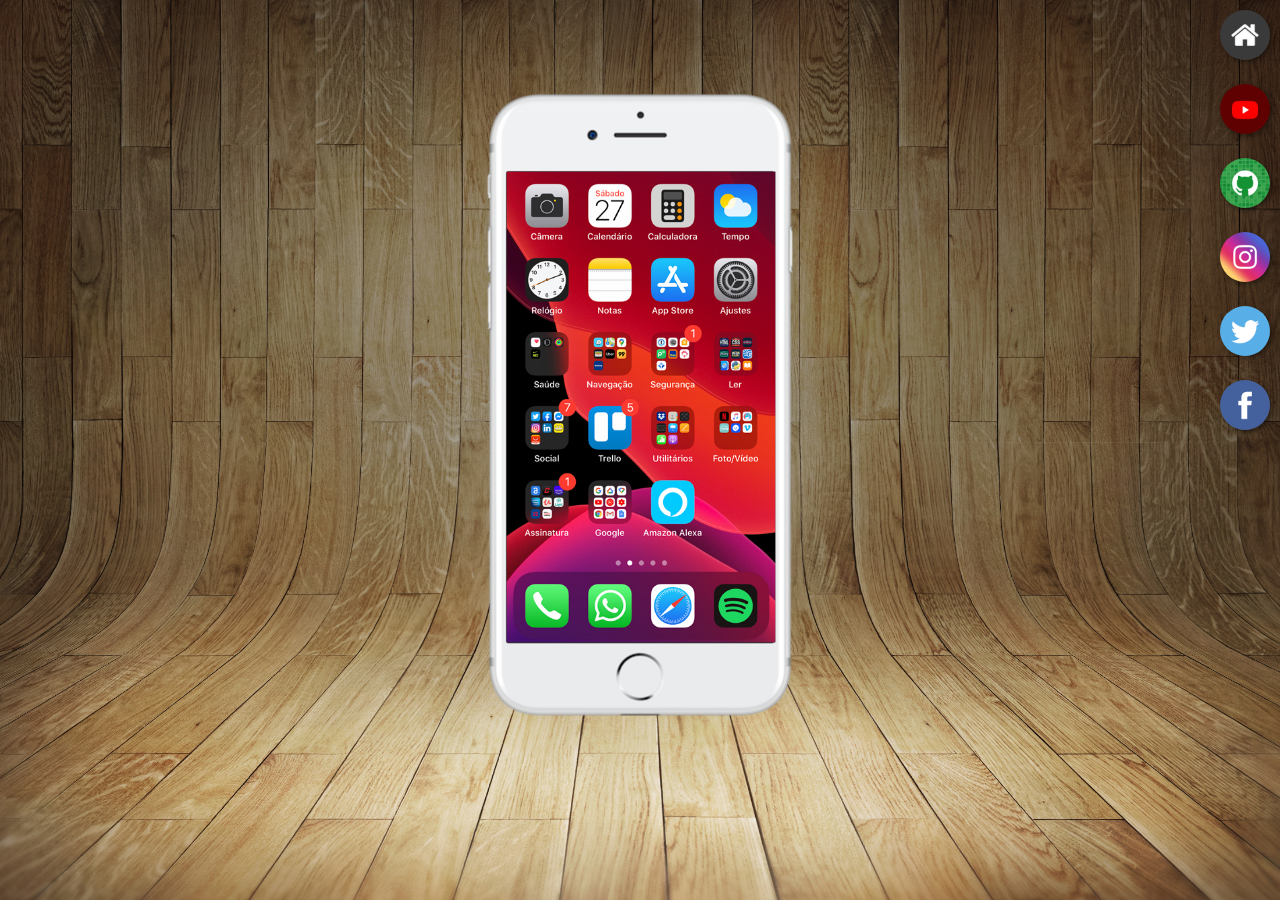
<file: index.html>
<!DOCTYPE html>
<html lang="pt-br">
<head>
    <meta charset="UTF-8">
    <meta http-equiv="X-UA-Compatible" content="IE=edge">
    <meta name="viewport" content="width=device-width, initial-scale=1.0">
    <link rel="shortcut icon" href="favicon.ico" type="image/x-icon">
    <link rel="stylesheet" href="estilos/style.css">
    <style>
        
    </style>
    <title>Projeto Redes Sociais</title>
</head>
<body>
    <main>
        <section id="telefone">
            <iframe name=tela id=tela src="home.html" frameborder="0"></iframe>
        </section>
        <section id="redes-sociais">
            <a href="home.html" target="tela"><img src="imagens/logo-home.jpg" alt=""></a><br>

            <a href="youtube.html" target="tela"><img src="imagens/logo-youtube.jpg" alt=""></a><br>

            <a href="github.html" target="tela"><img src="imagens/logo-github.jpg" alt=""></a><br>

            <a href="instagram.html" target="tela"><img src="imagens/logo-instagram.jpg" alt=""></a><br>

            <a href="twitter.html" target="tela"><img src="imagens/logo-twitter.jpg" alt=""></a><br>

            <a href="facebook.html" target="tela"><img src="imagens/logo-facebook.jpg" alt=""></a>
        </section>
    </main>
</body>
</html>
</file>
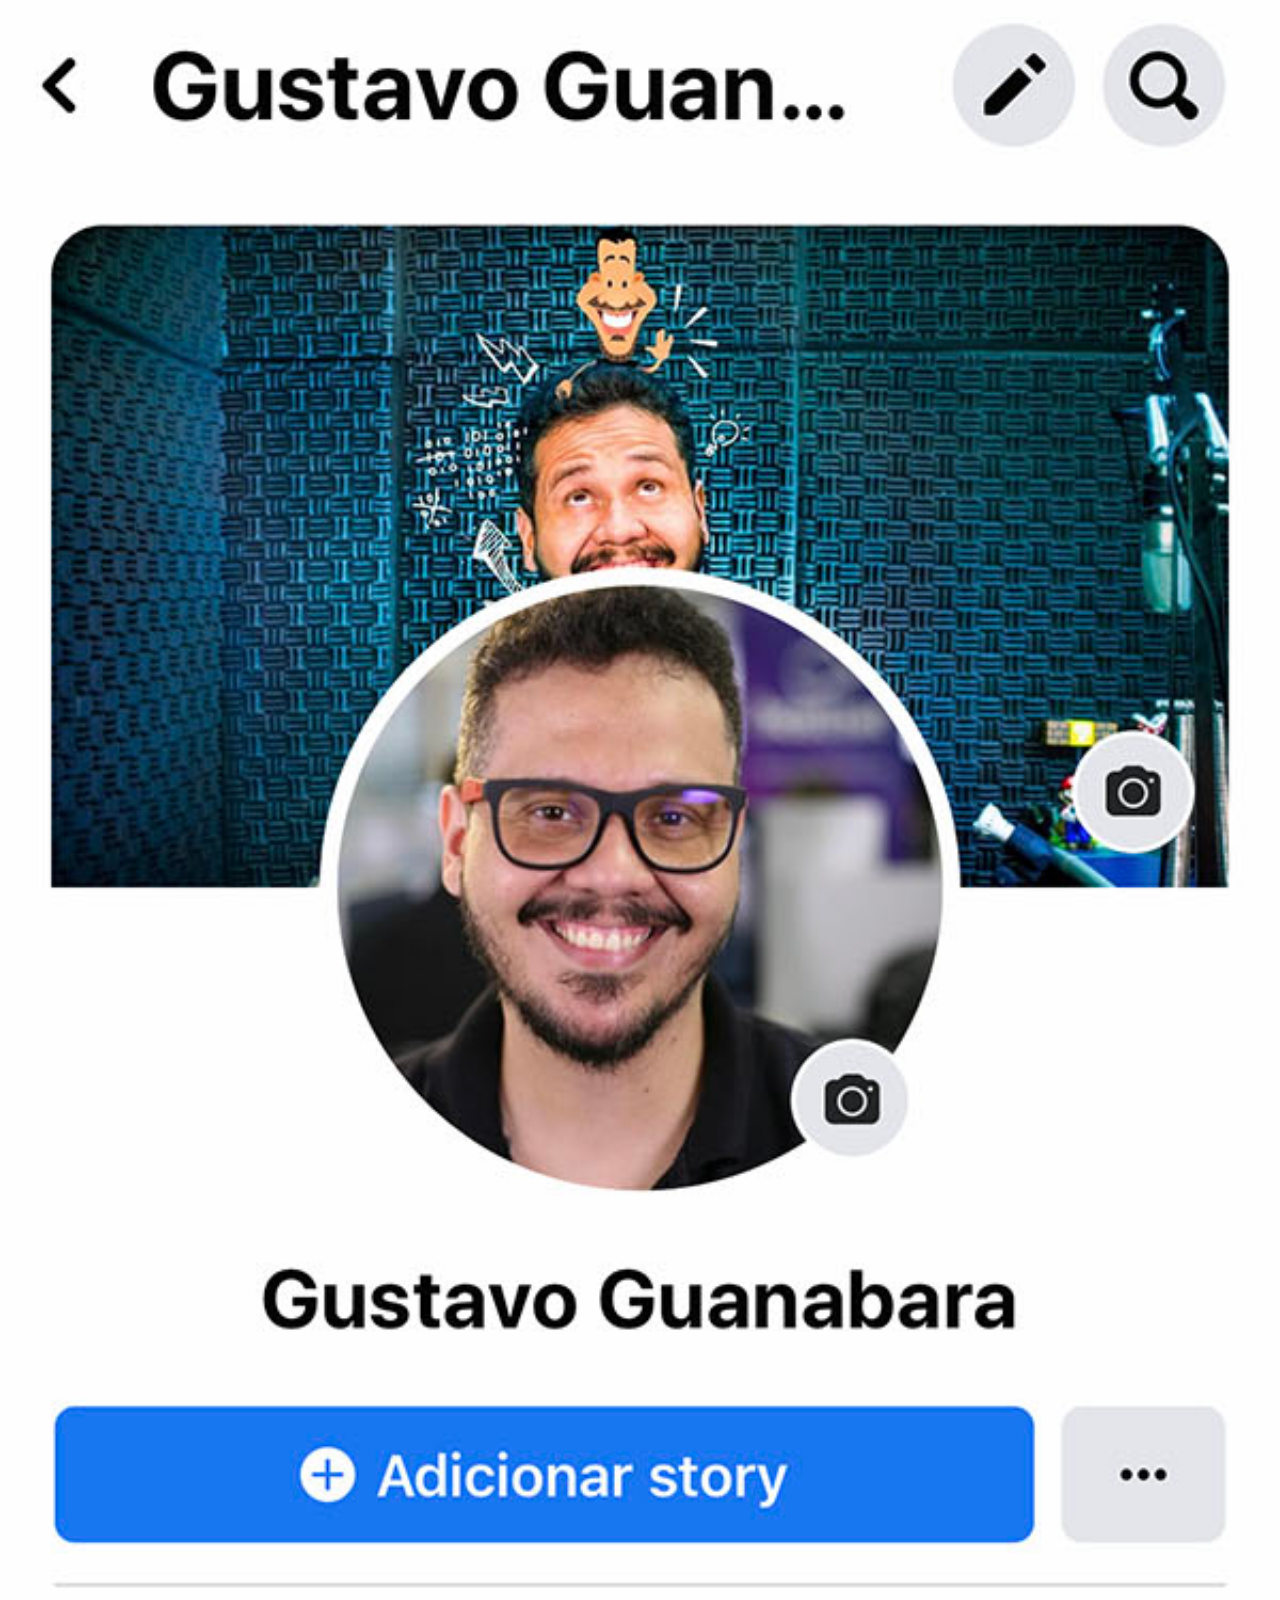
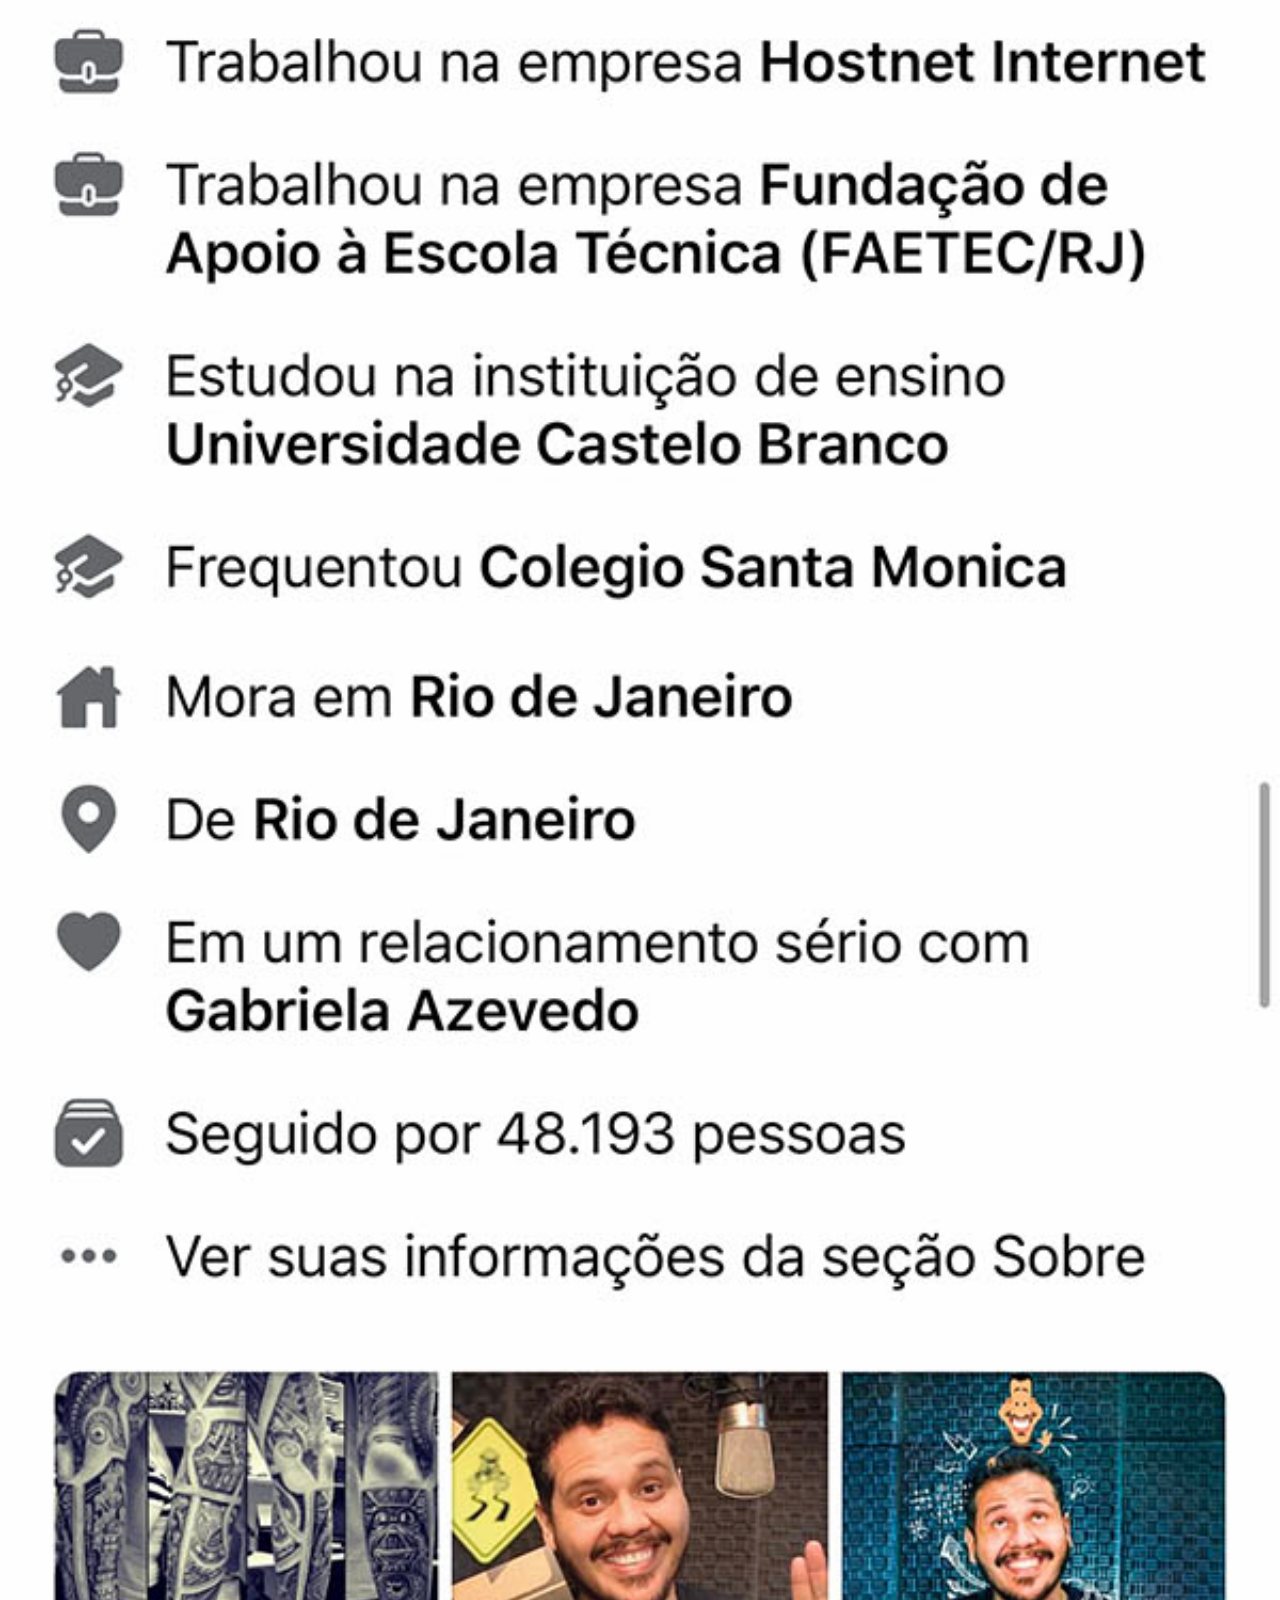
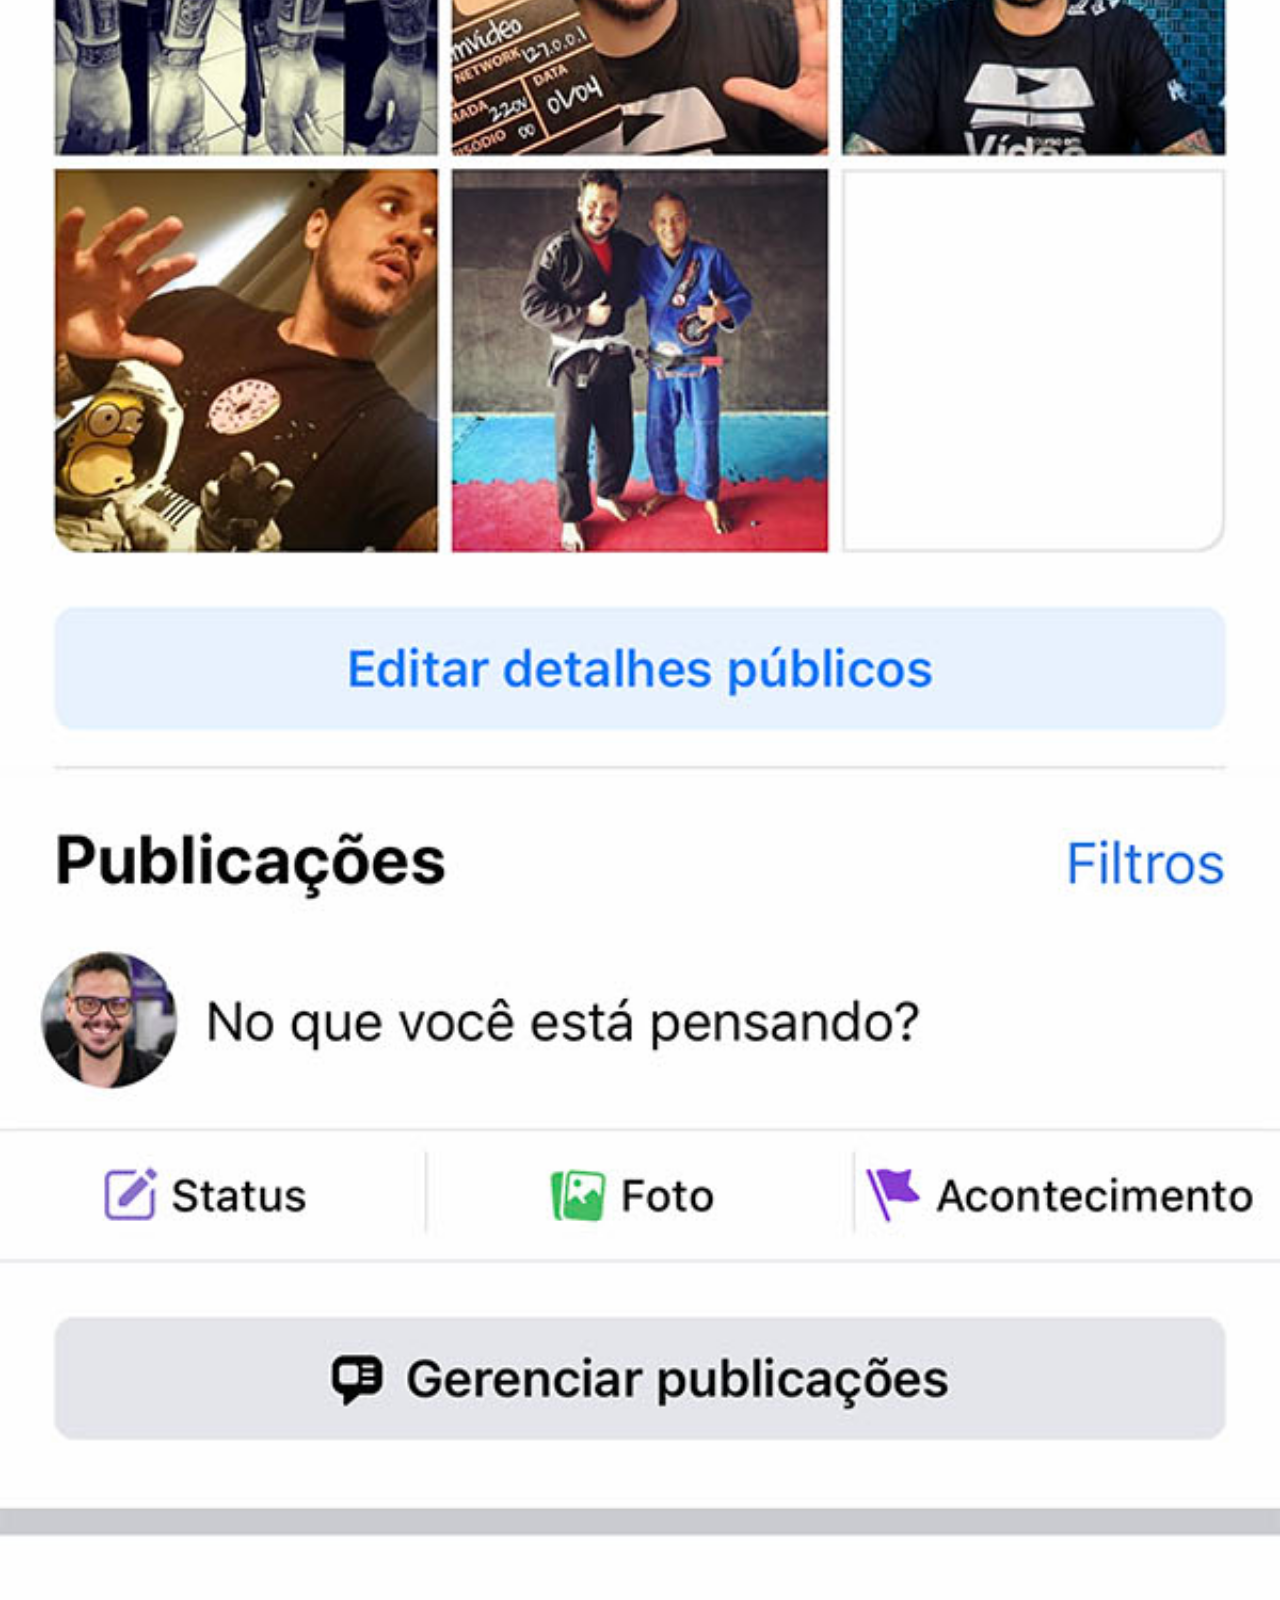
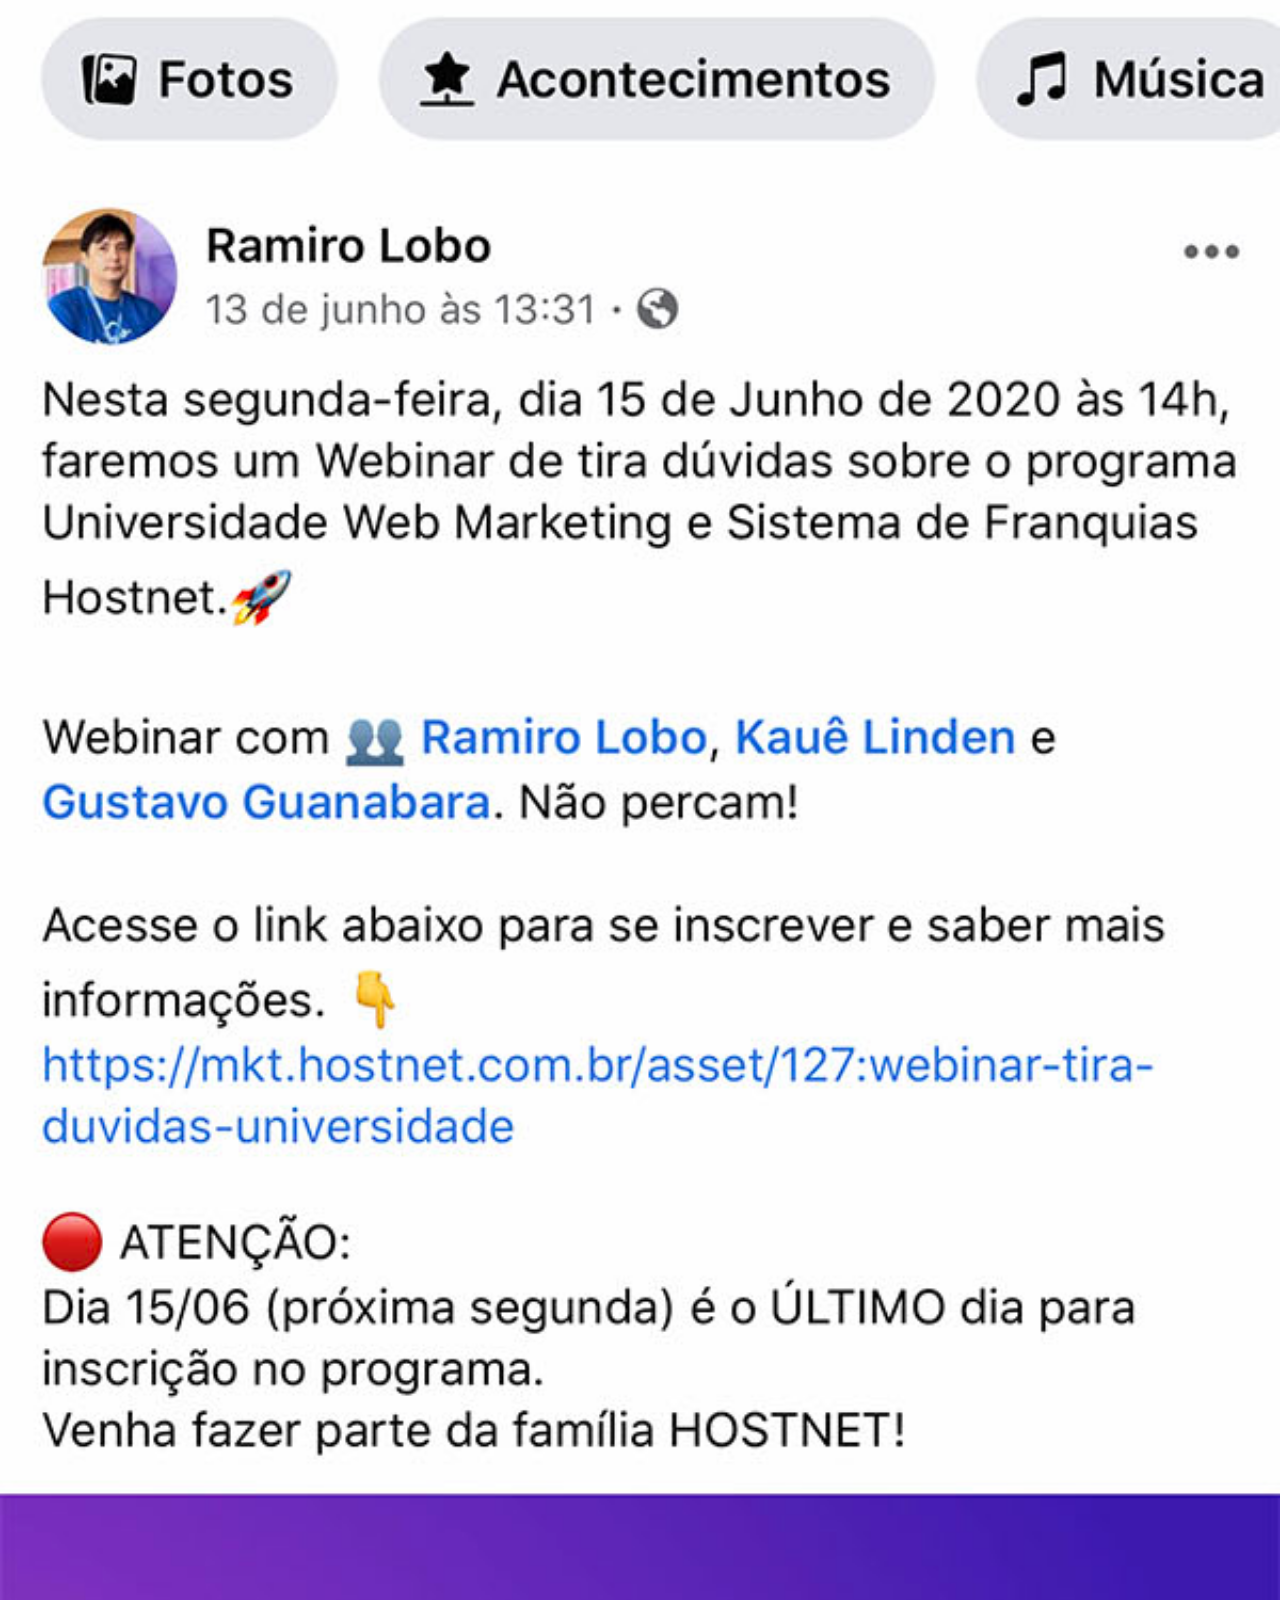
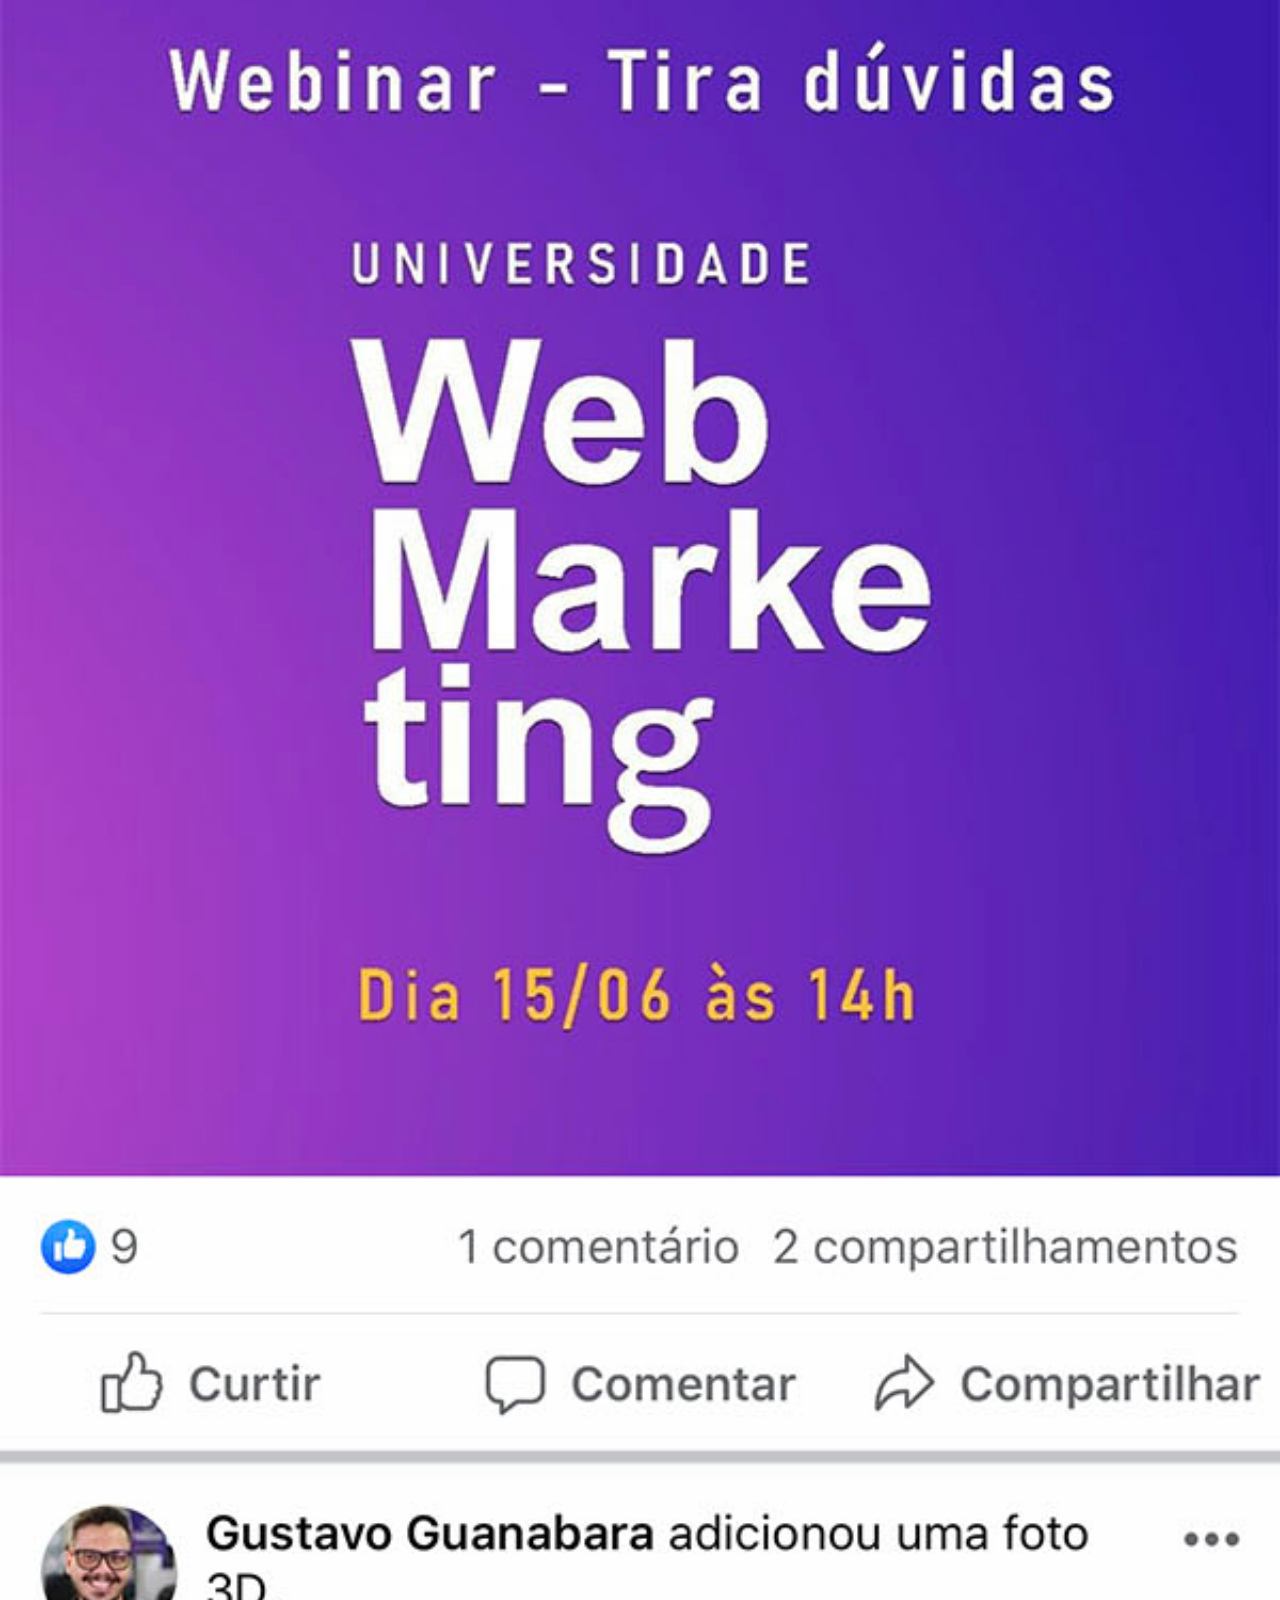
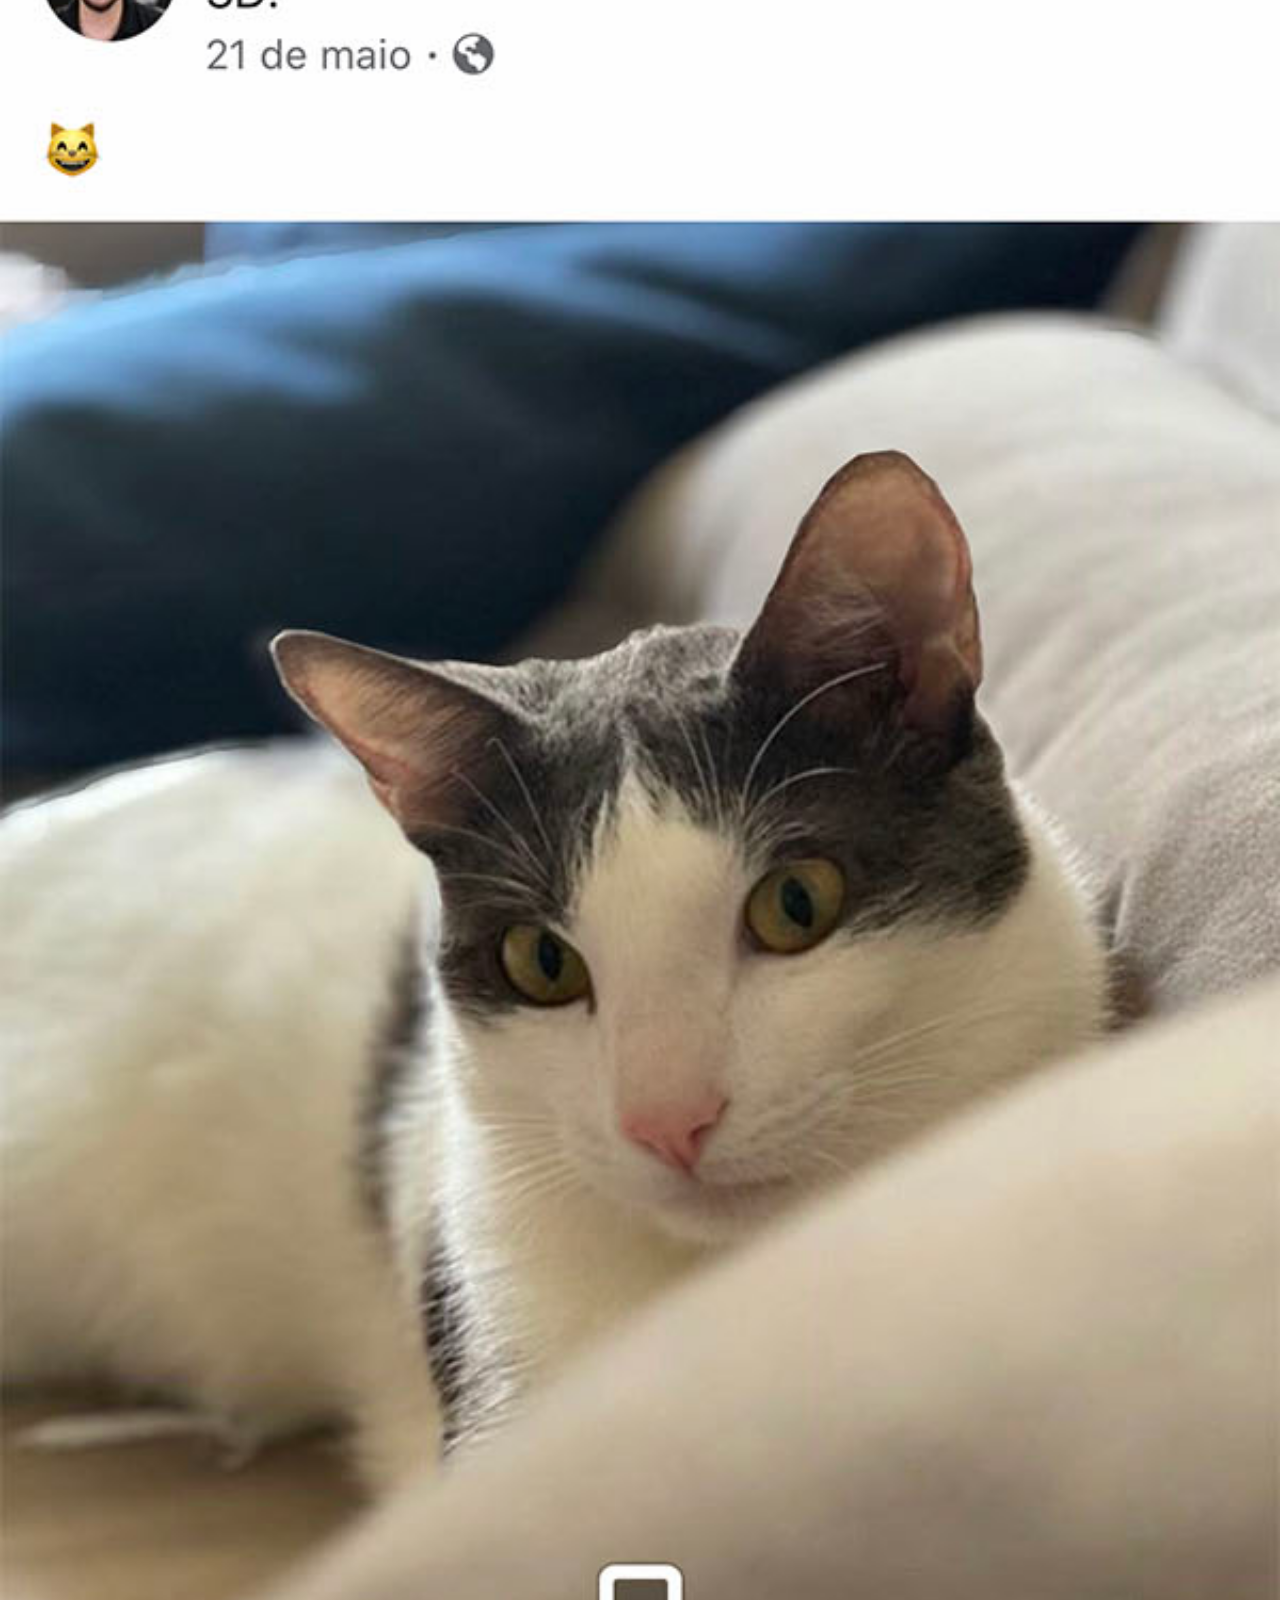
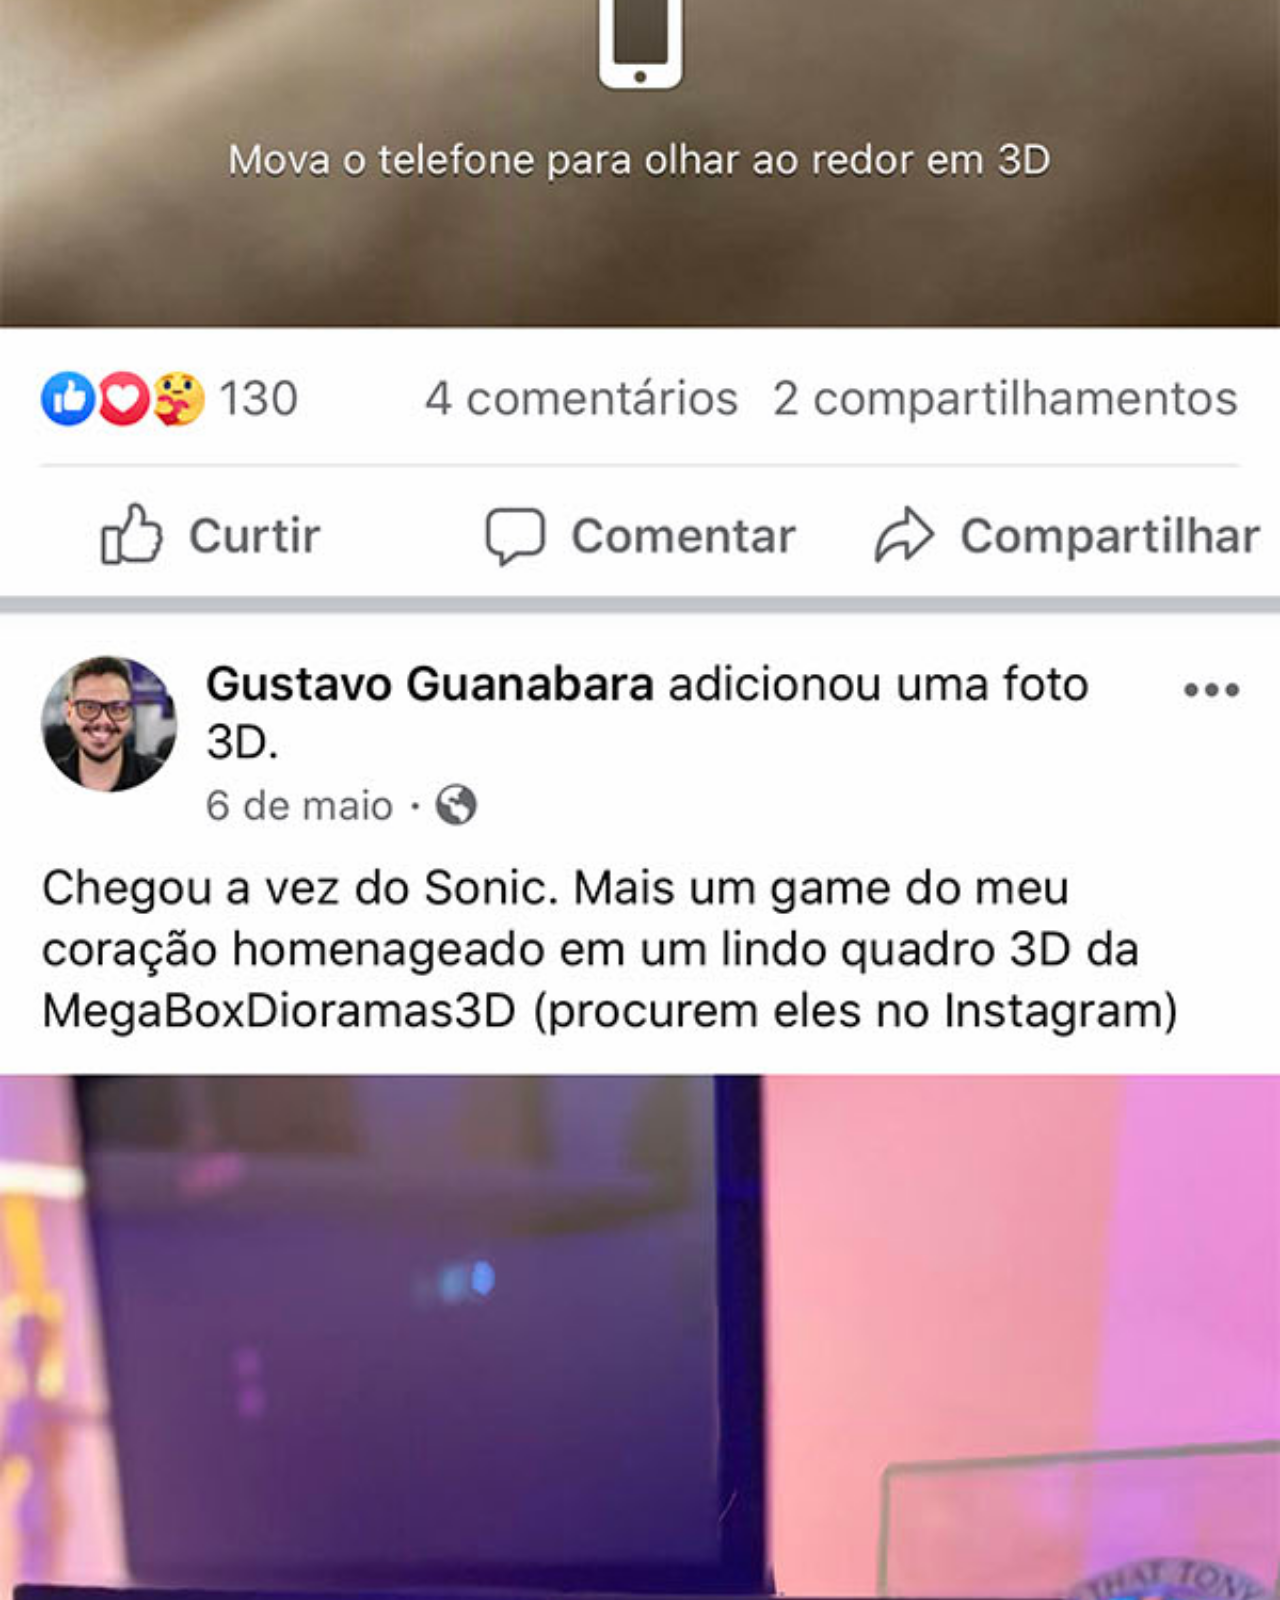
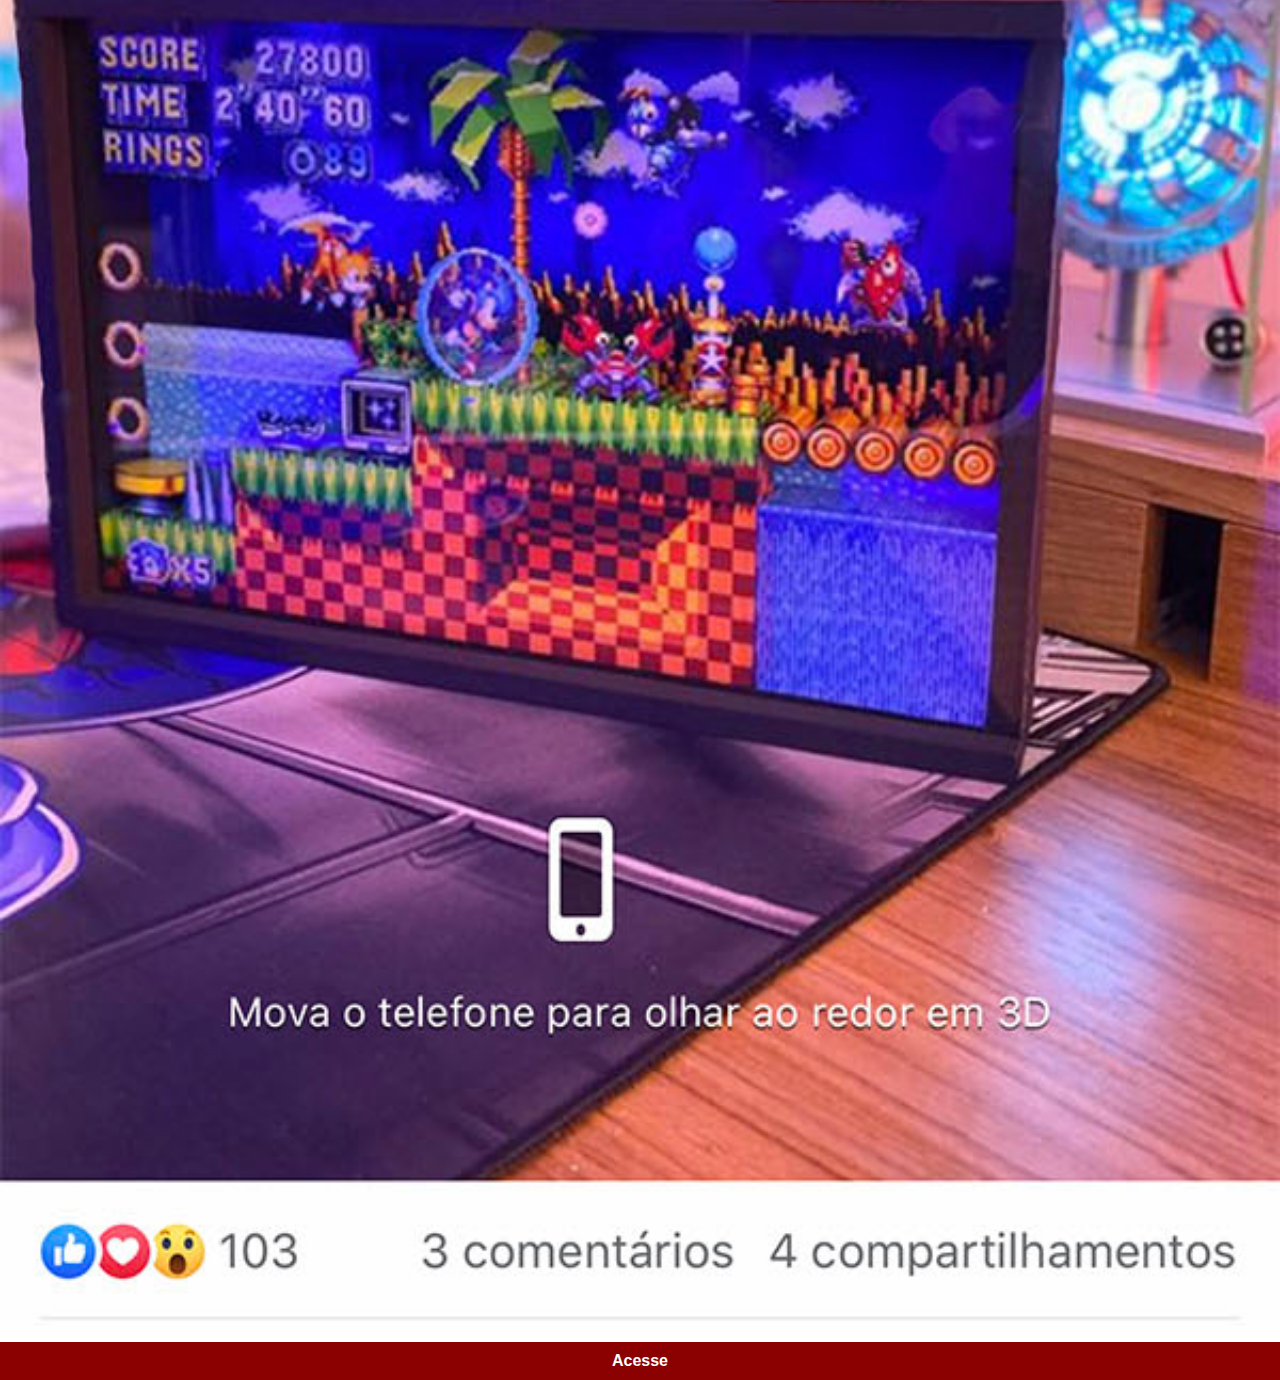
<file: facebook.html>
<!DOCTYPE html>
<html lang="pt-br">
<head>
    <meta charset="UTF-8">
    <meta http-equiv="X-UA-Compatible" content="IE=edge">
    <meta name="viewport" content="width=device-width, initial-scale=1.0">
    <title>Facebook</title>
    <link rel="stylesheet" href="estilos/social.css">
</head>
<body>
    <img src="imagens/tela-facebook.jpg" alt="YouTube">
    <a href="https://www.facebook.com" target="_blank">Acesse</a>
</body>
</html>
</file>
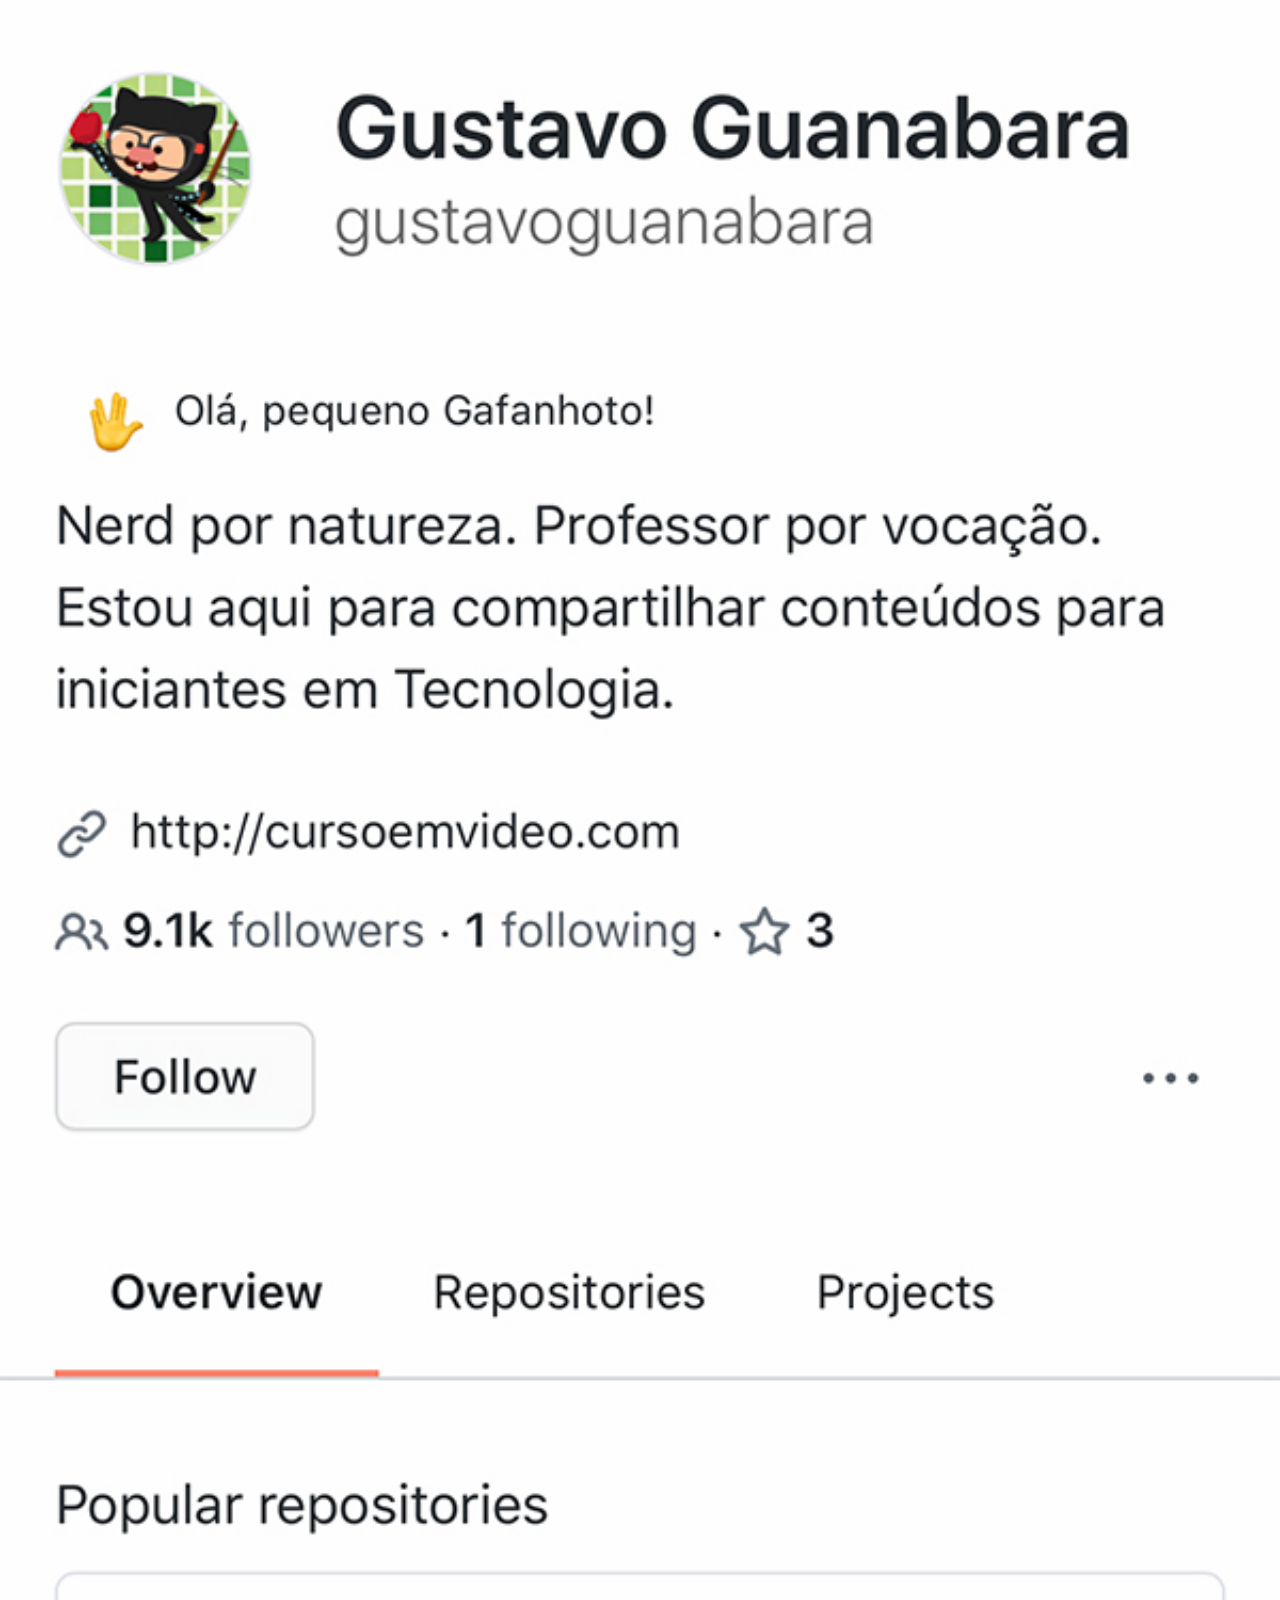
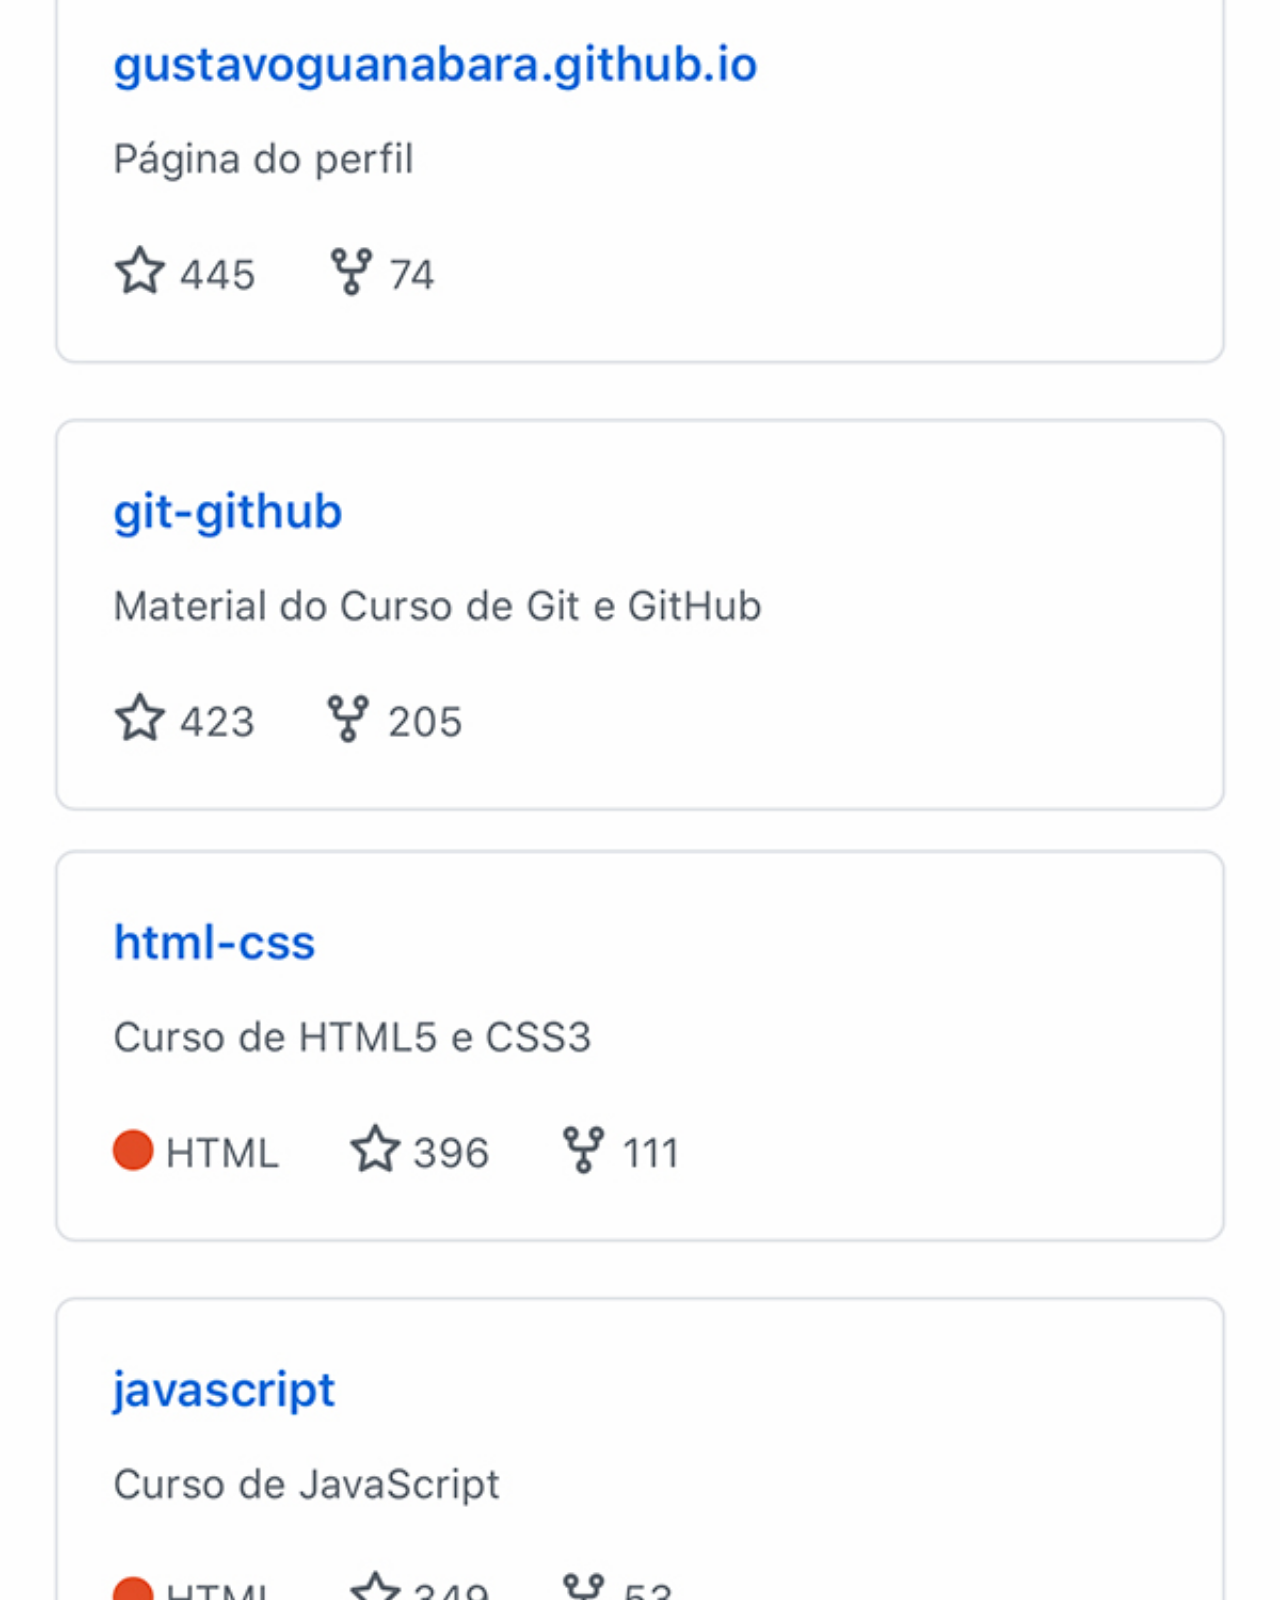
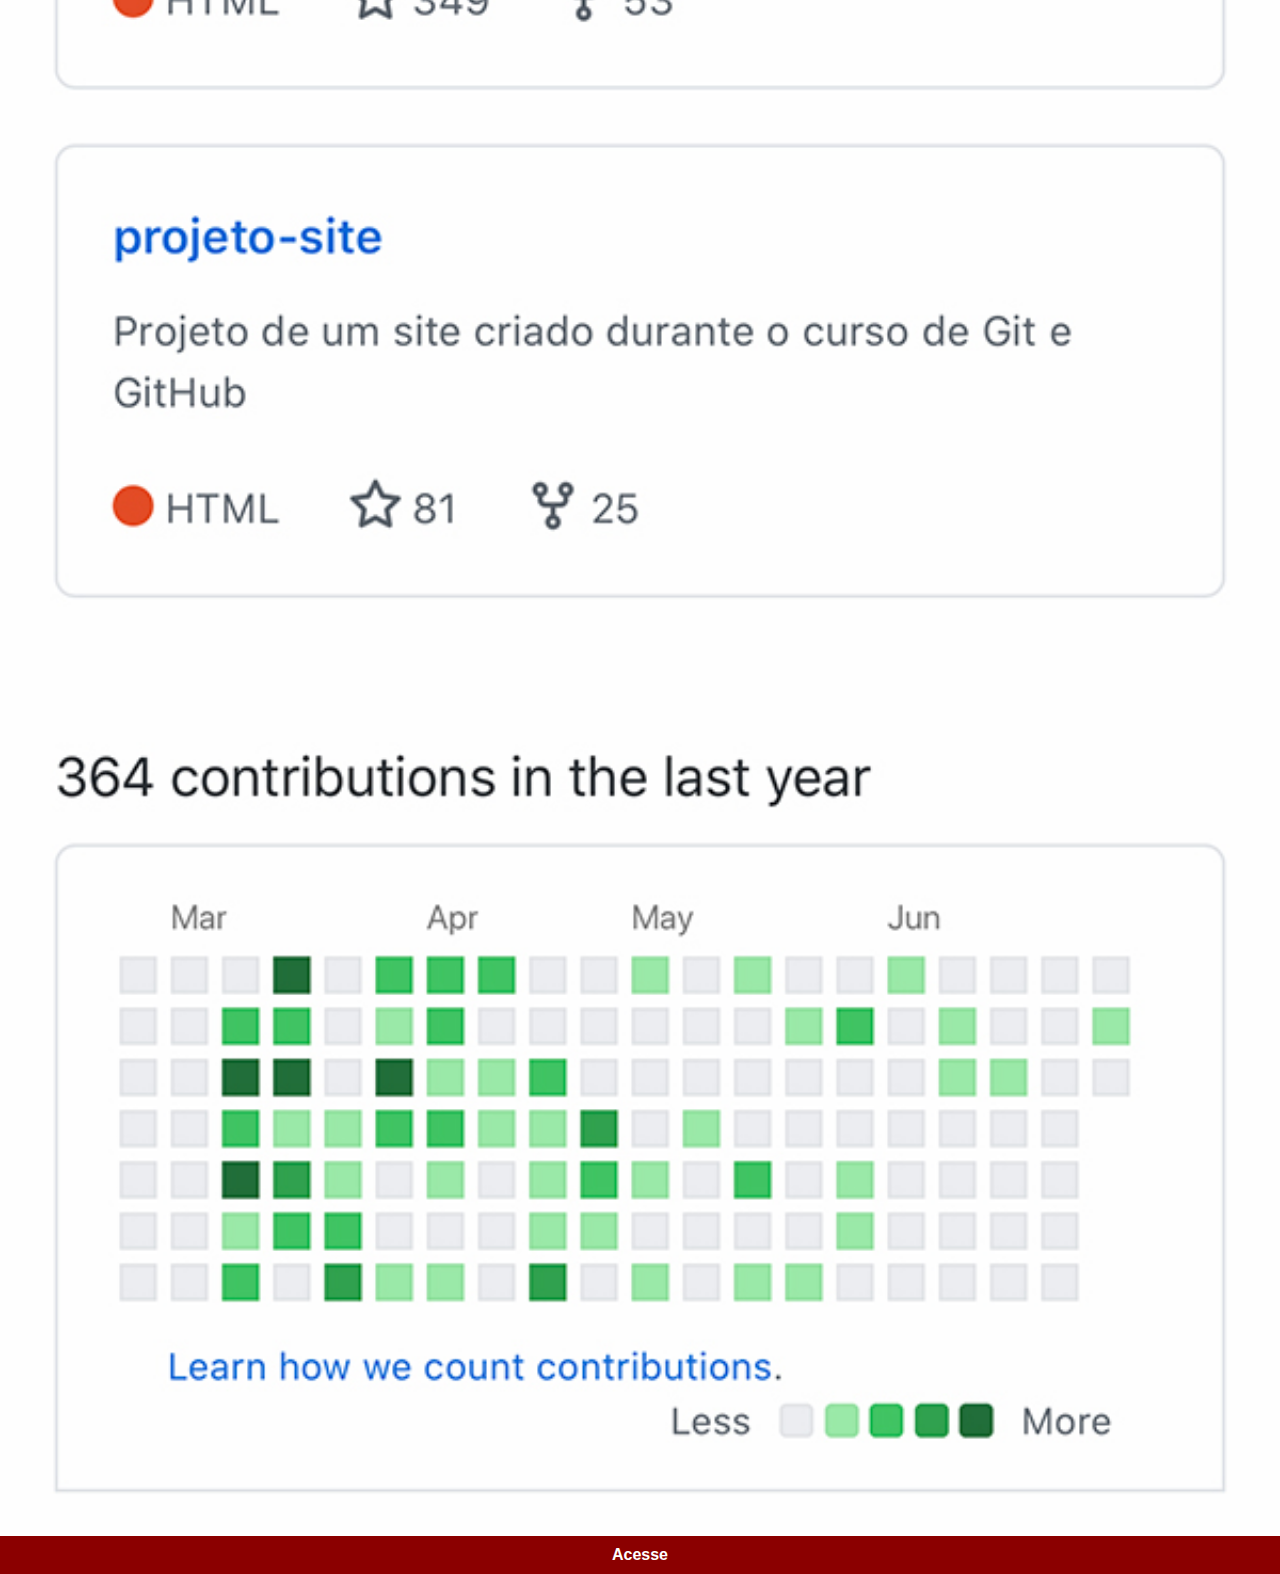
<file: github.html>
<!DOCTYPE html>
<html lang="pt-br">
<head>
    <meta charset="UTF-8">
    <meta http-equiv="X-UA-Compatible" content="IE=edge">
    <meta name="viewport" content="width=device-width, initial-scale=1.0">
    <title>GitHub</title>
    <link rel="stylesheet" href="estilos/social.css">
</head>
<body>
    <img src="imagens/tela-github.jpg" alt="YouTube">
    <a href="https://www.github.com" target="_blank">Acesse</a>
</body>
</html>
</file>
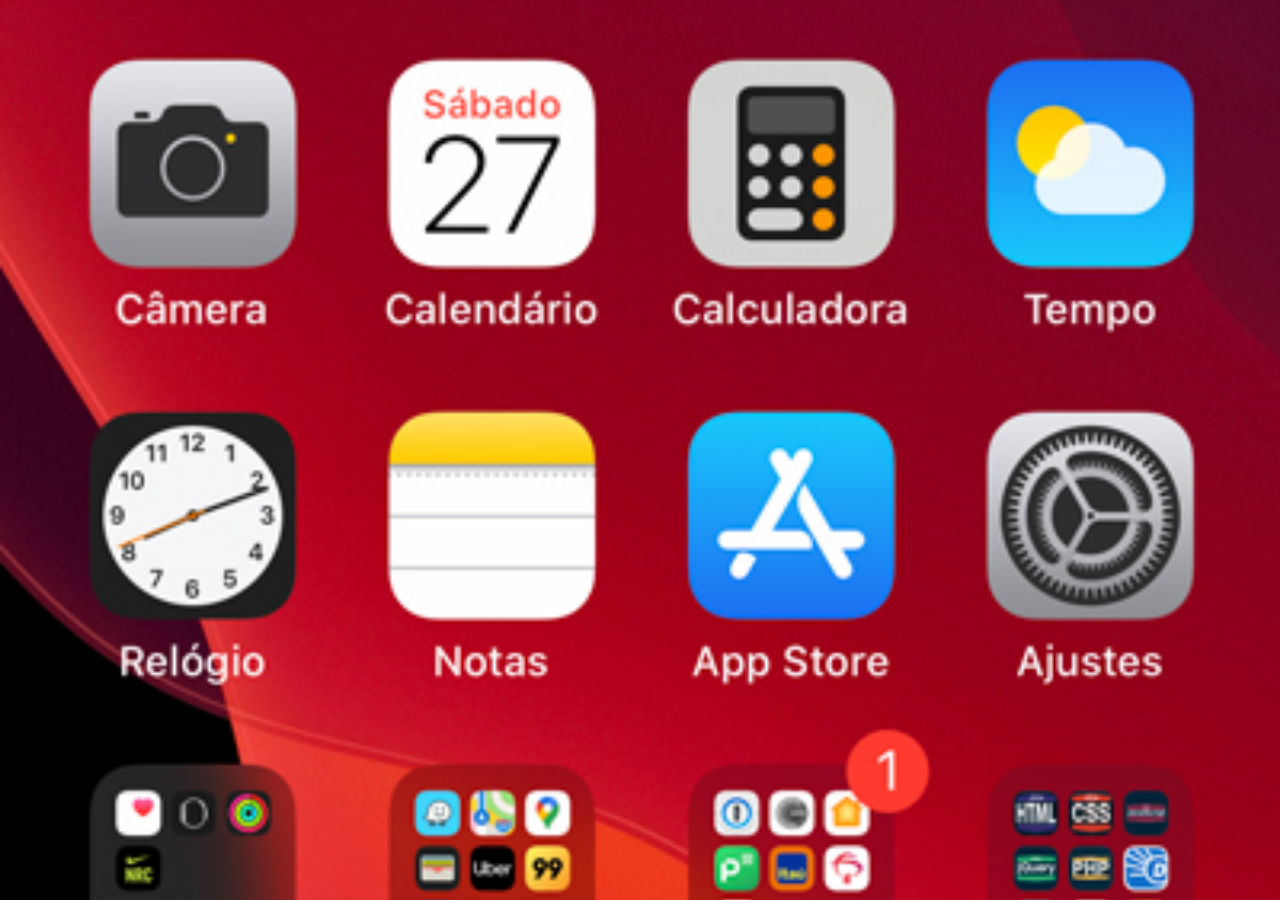
<file: home.html>
<!DOCTYPE html>
<html lang="pt-br">
<head>
    <meta charset="UTF-8">
    <meta http-equiv="X-UA-Compatible" content="IE=edge">
    <meta name="viewport" content="width=device-width, initial-scale=1.0">
    <style>
        * {
            margin: 0px;
            padding: 0px;
        }

        body {
            width: 100vw;
            height: 100vh;
            background: black url('imagens/tela-home.jpg')no-repeat top center;
            background-size: cover;
        }
    </style>
    <title>Home</title>
</head>
<body>
    
</body>
</html>
</file>
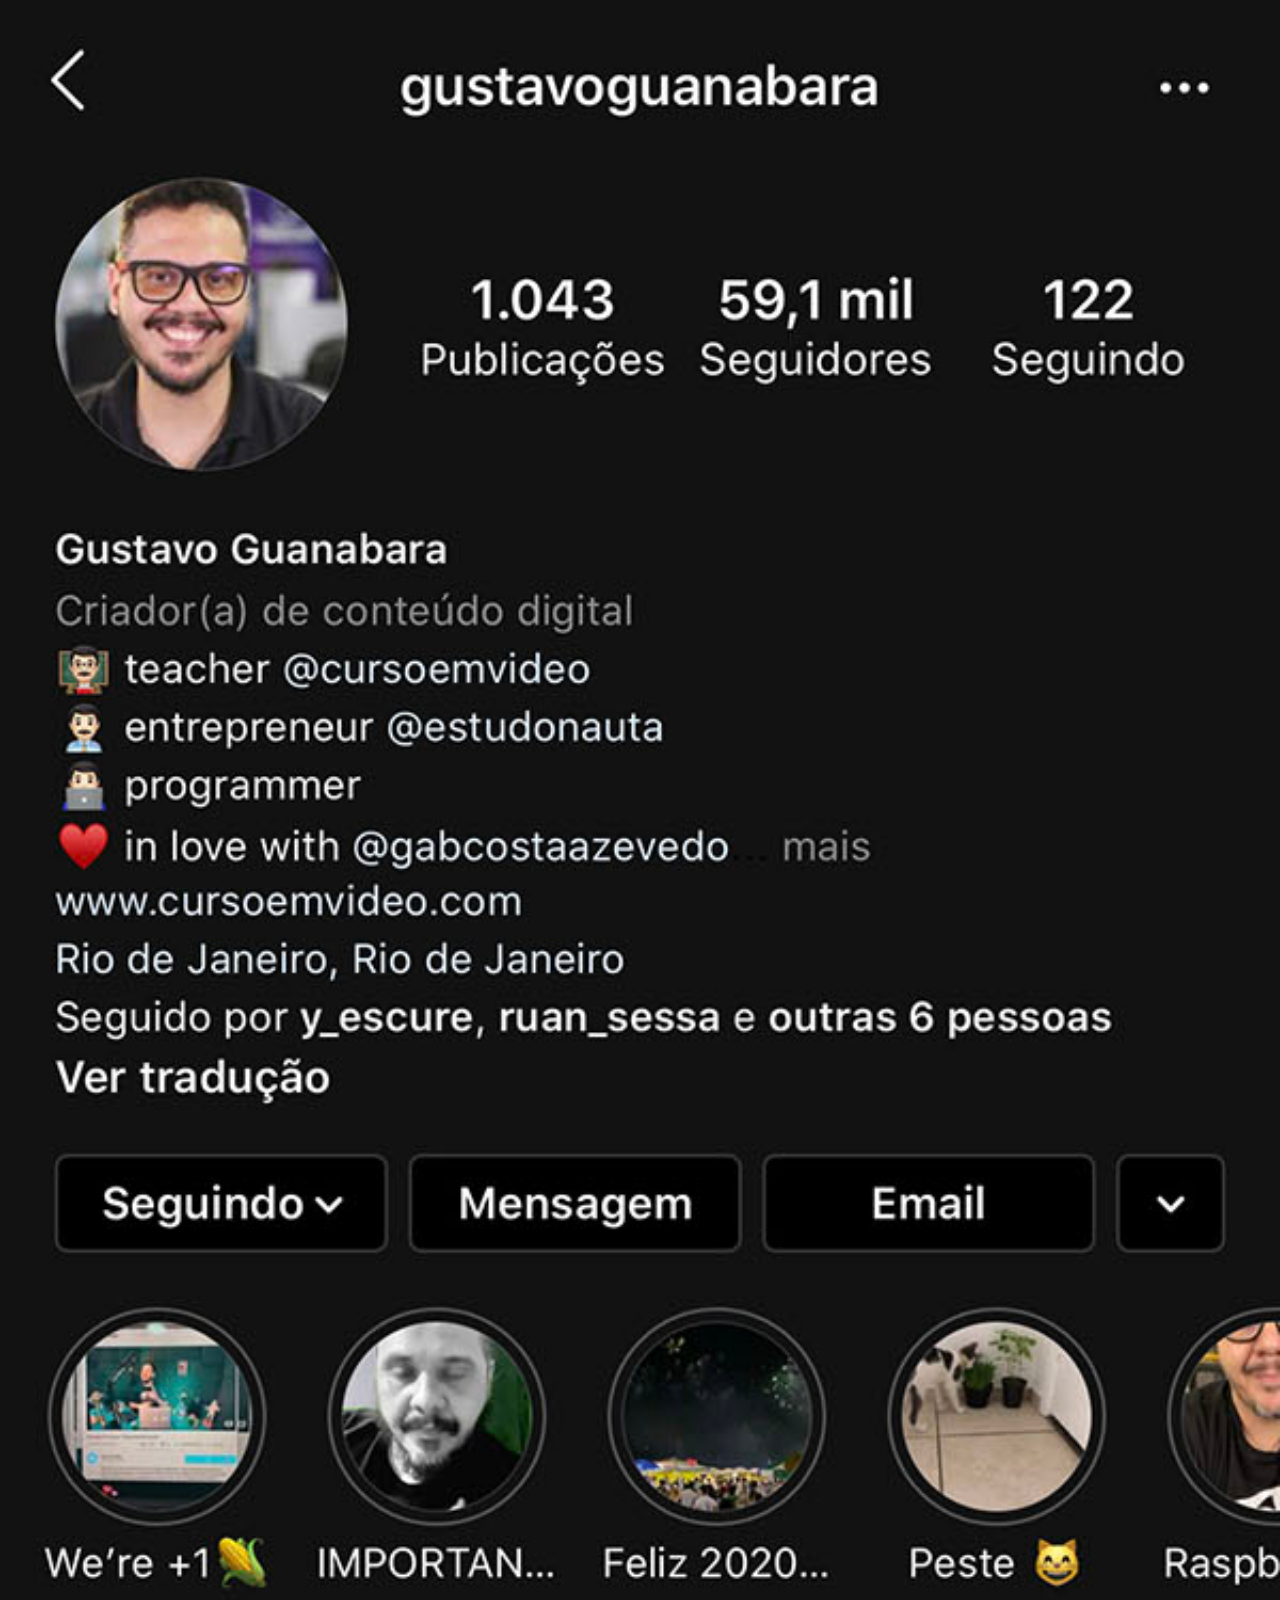
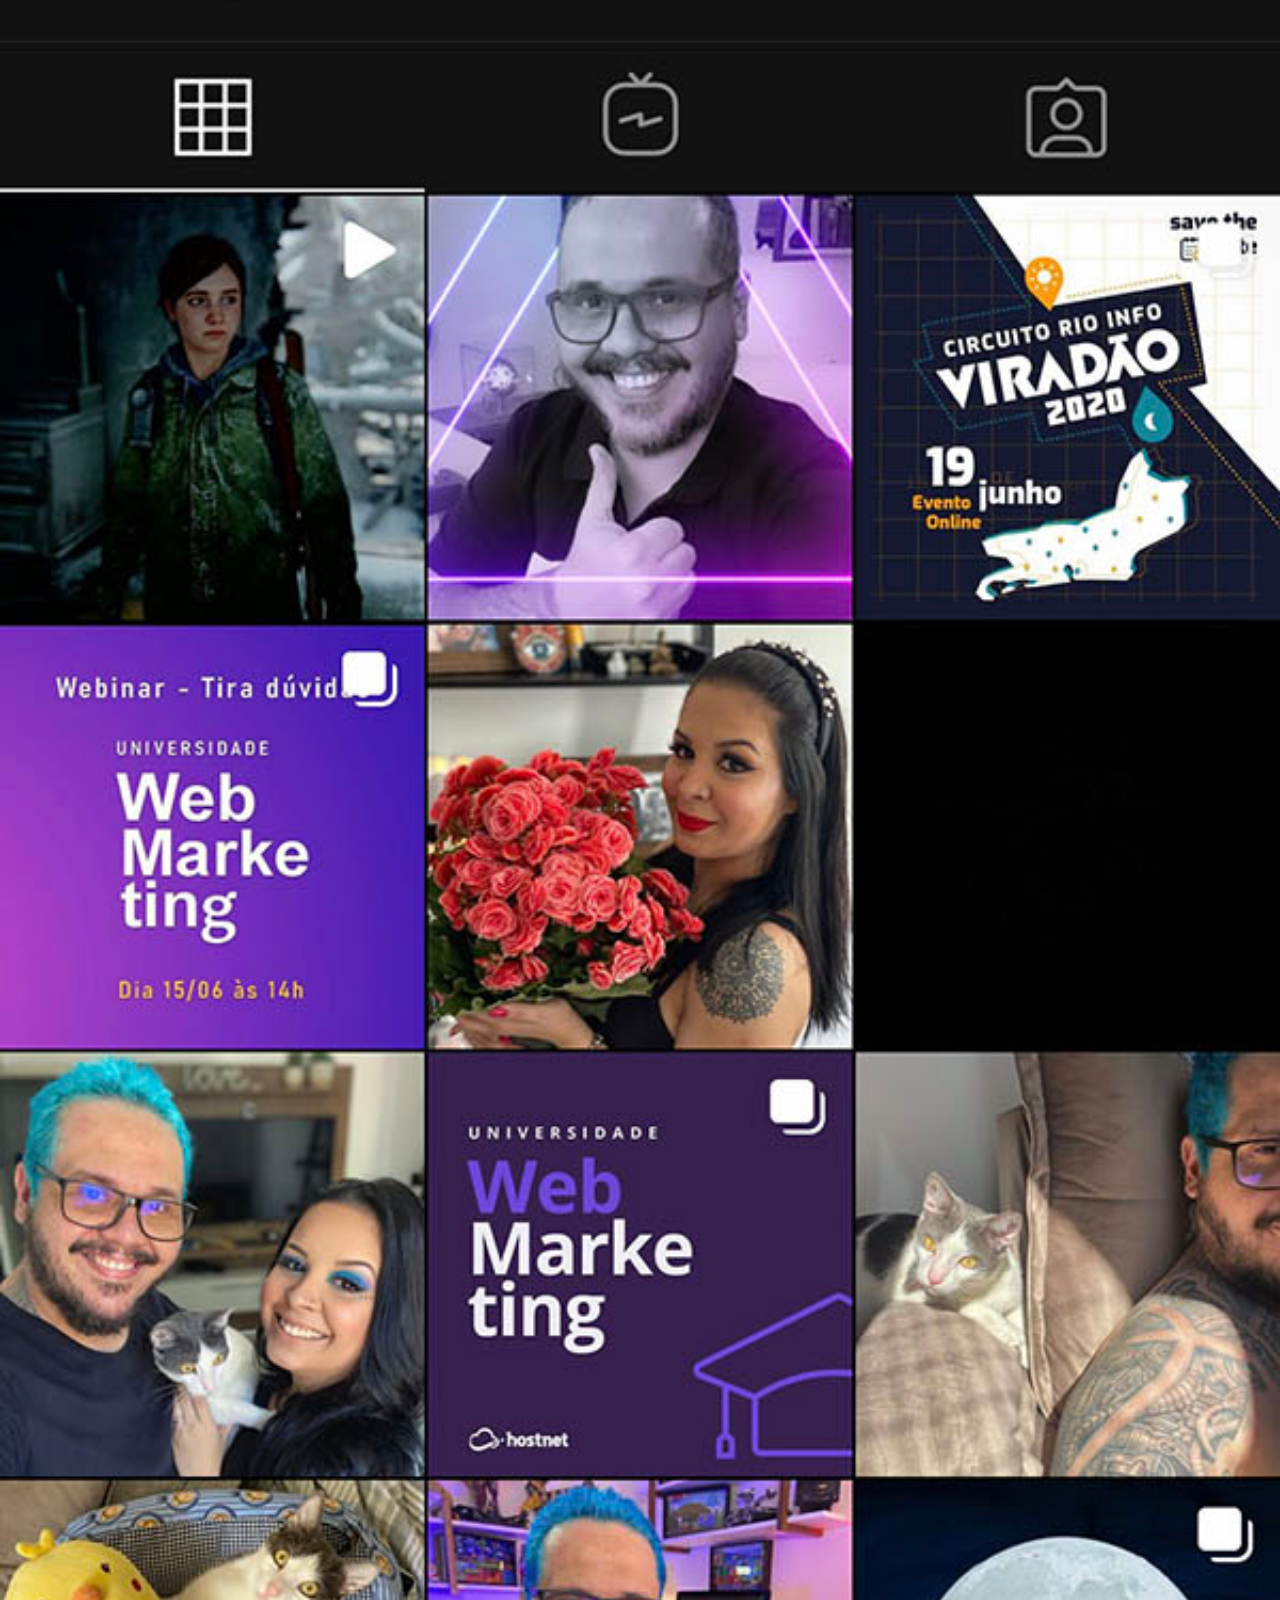
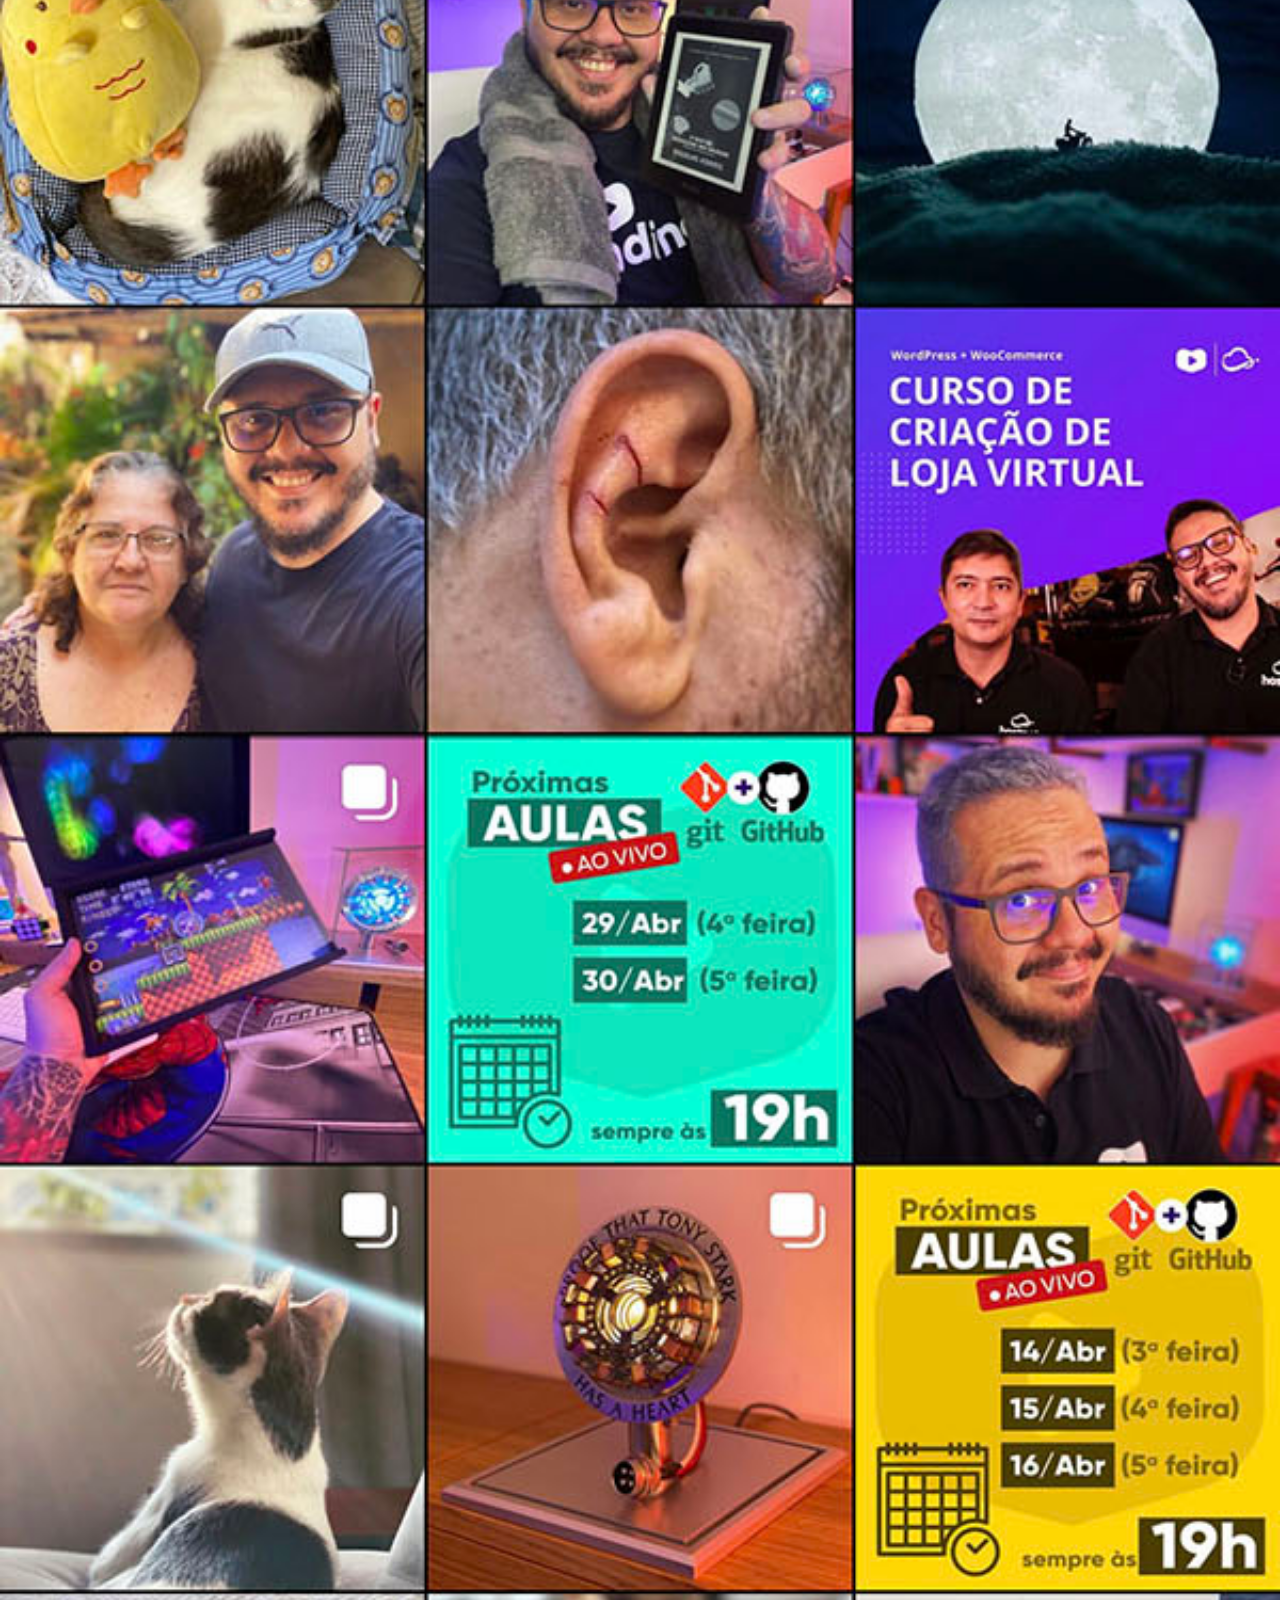
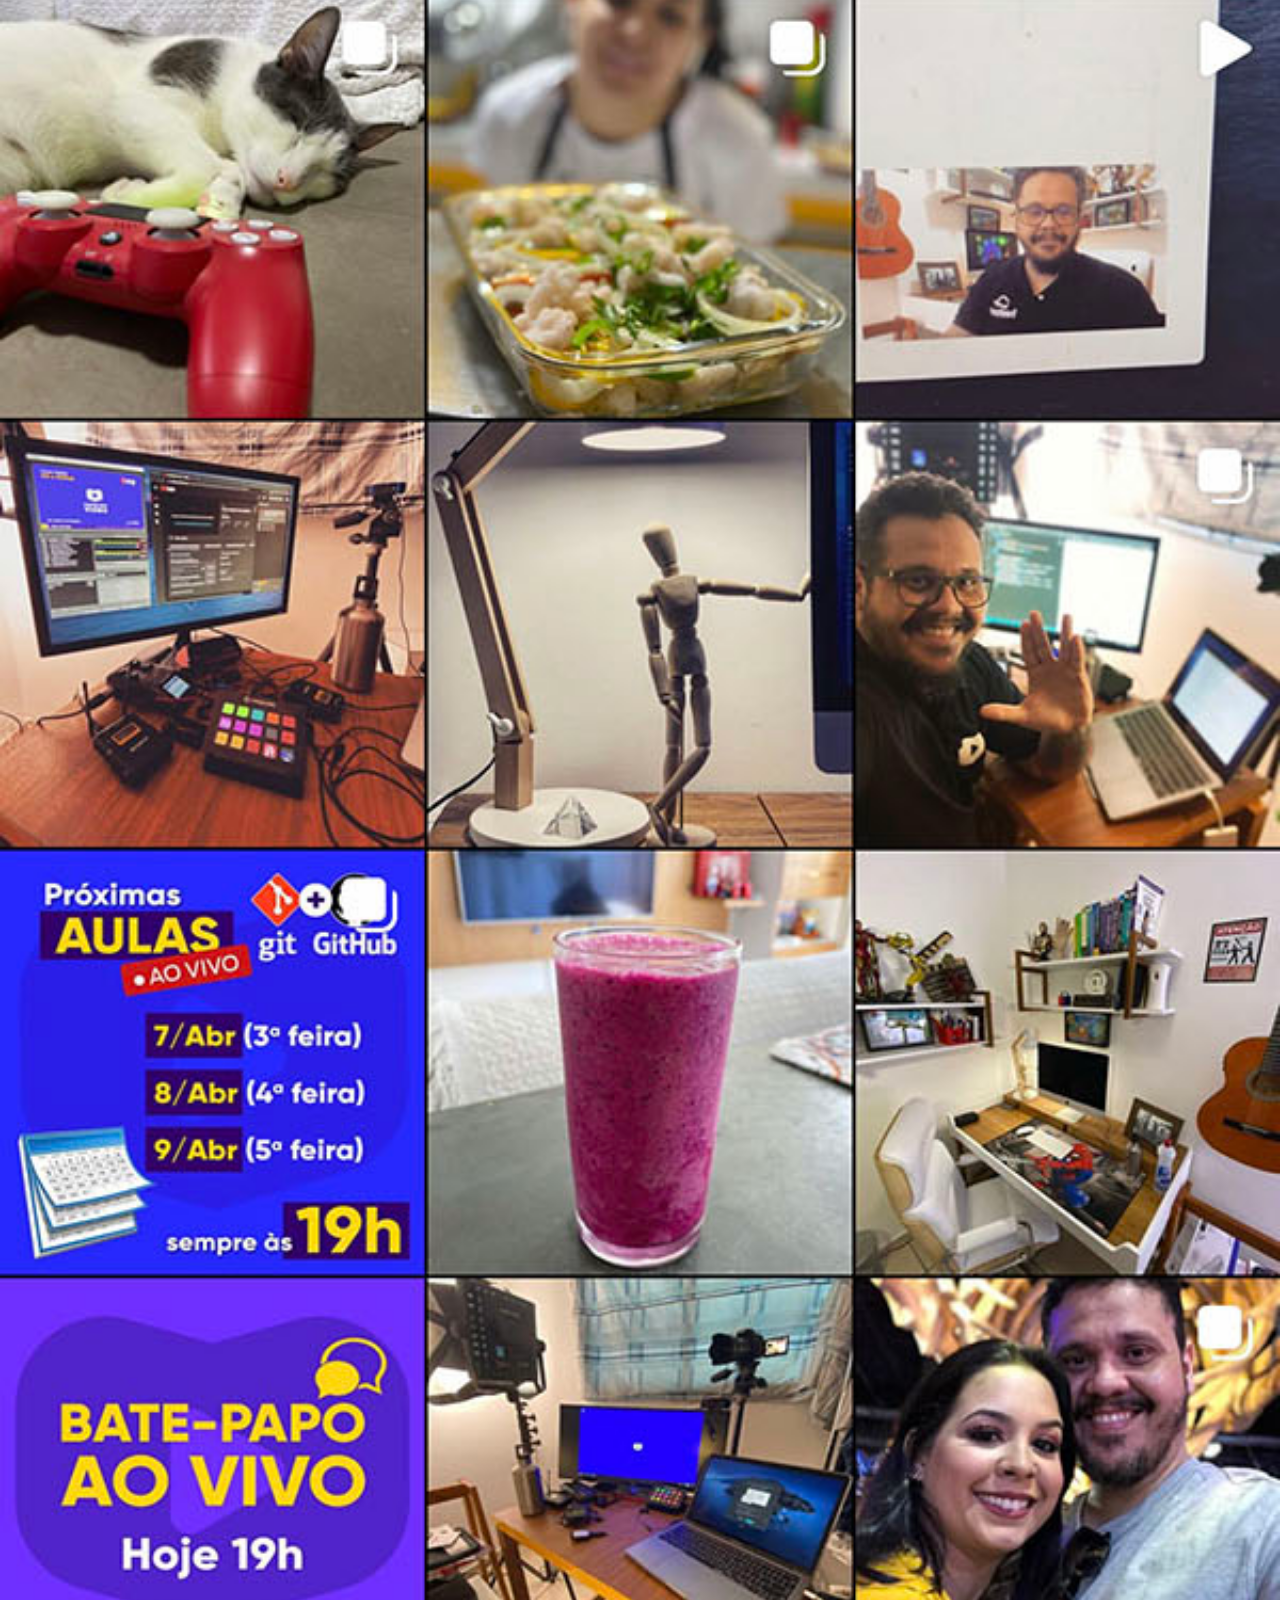
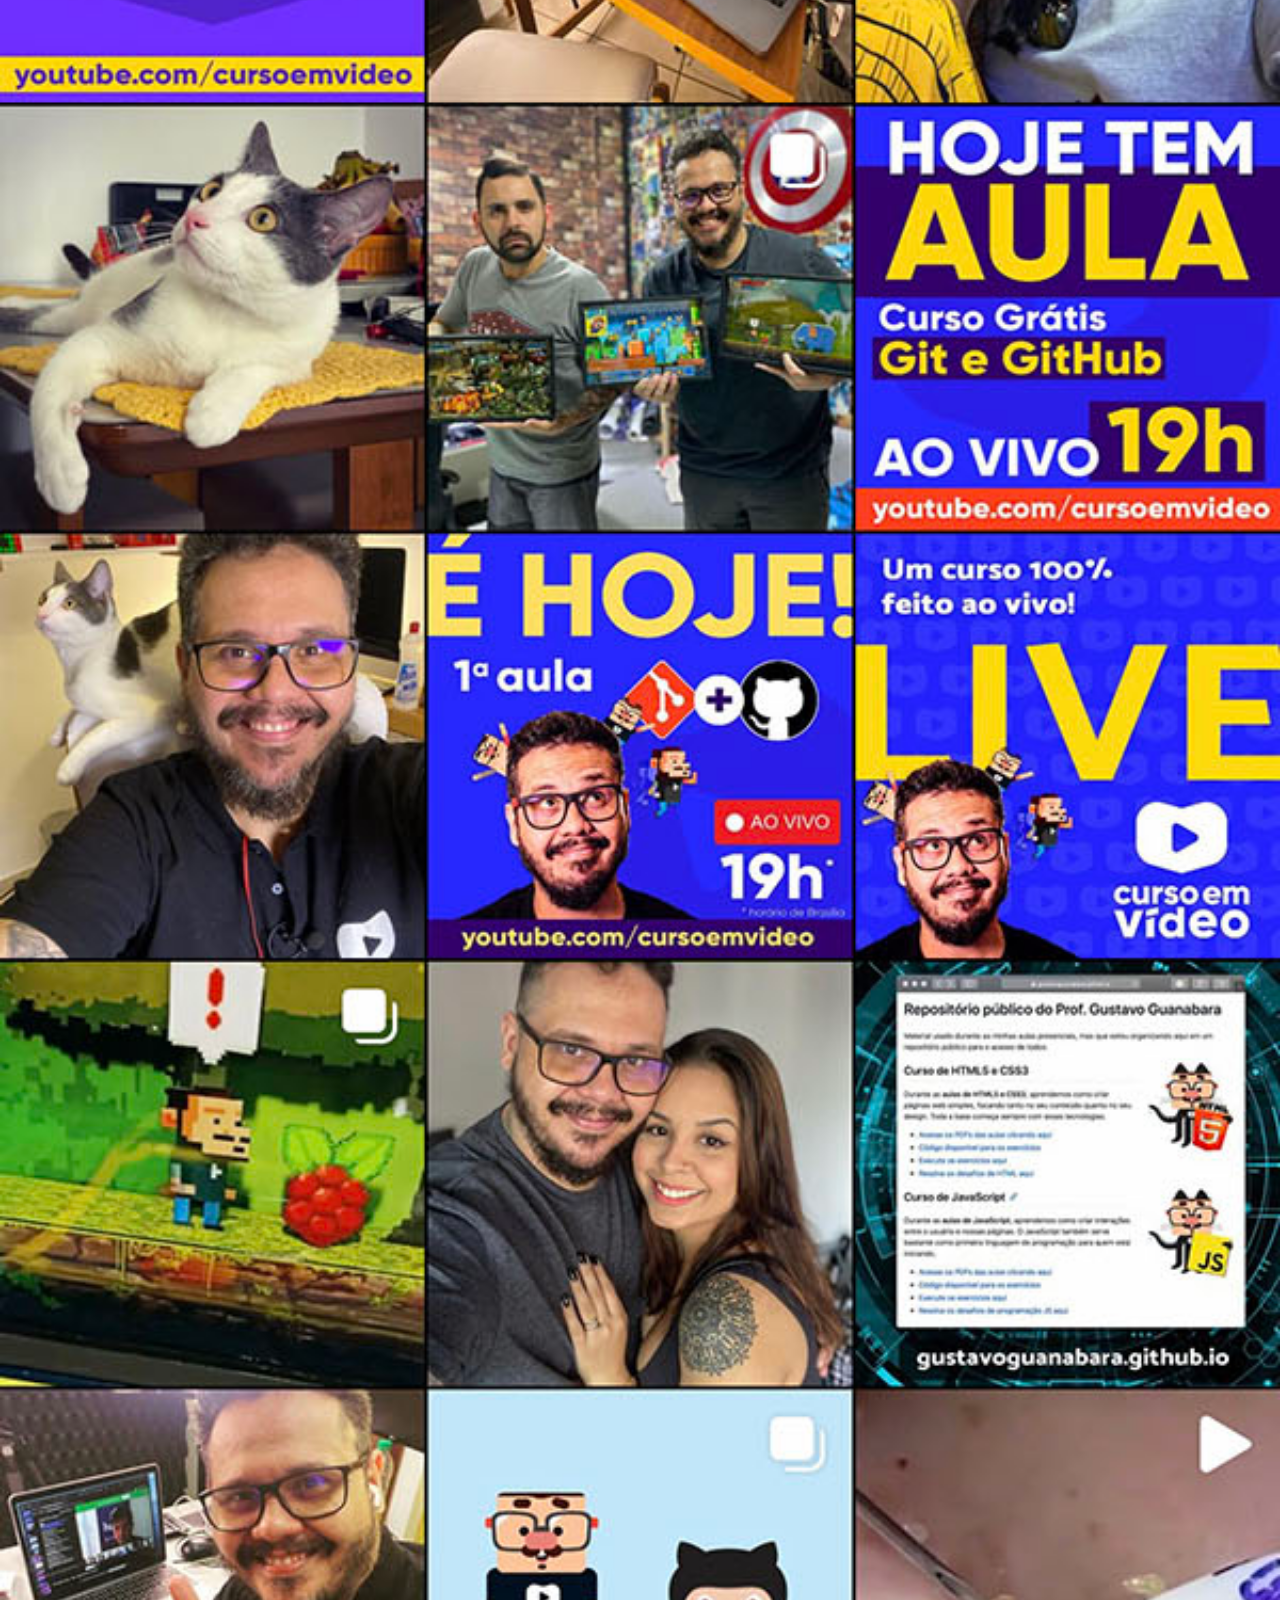
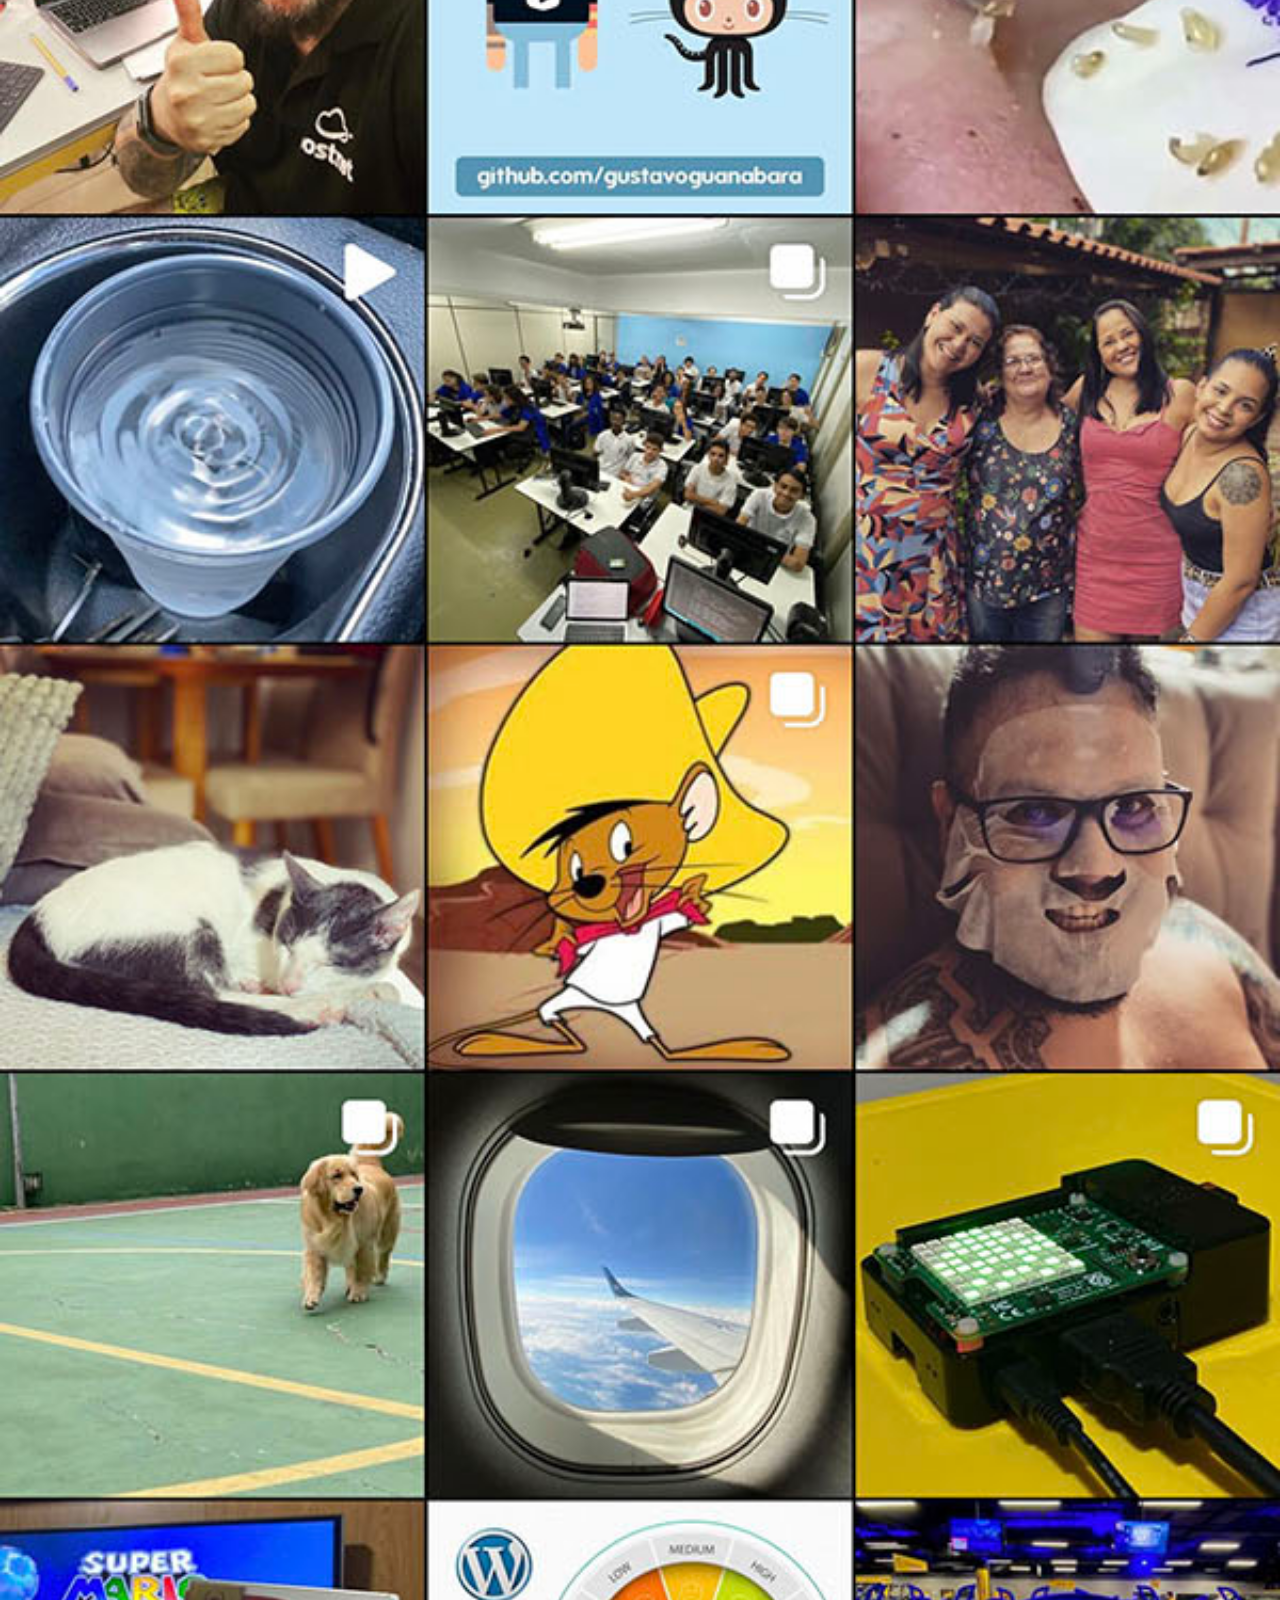
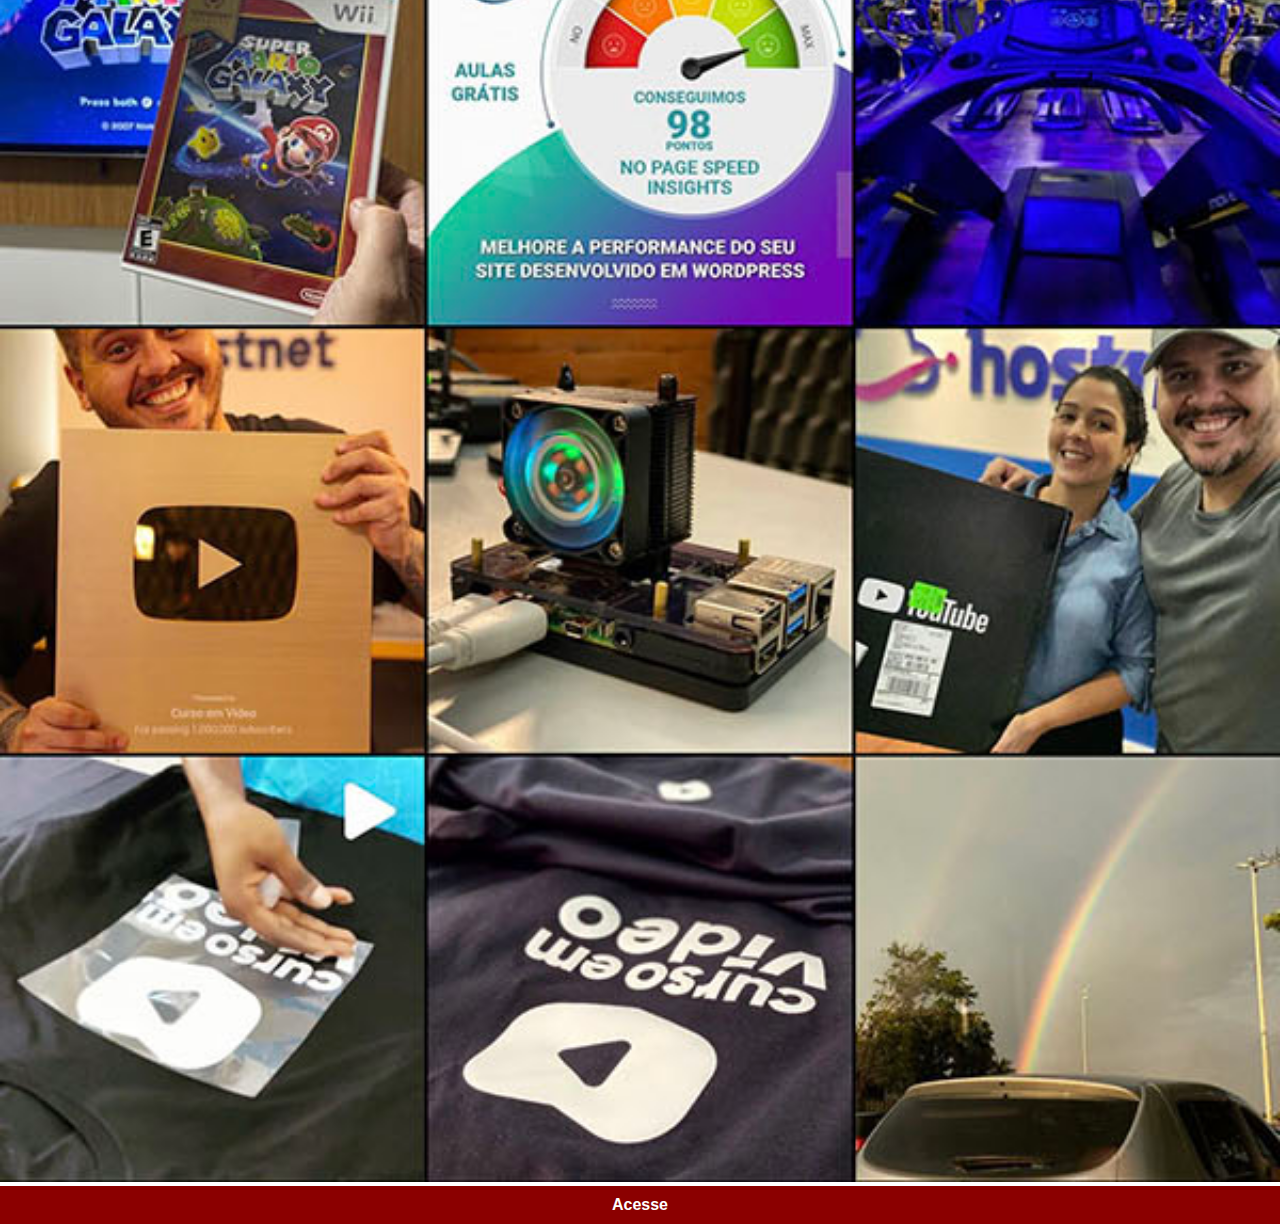
<file: instagram.html>
<!DOCTYPE html>
<html lang="pt-br">
<head>
    <meta charset="UTF-8">
    <meta http-equiv="X-UA-Compatible" content="IE=edge">
    <meta name="viewport" content="width=device-width, initial-scale=1.0">
    <title>Instagram</title>
    <link rel="stylesheet" href="estilos/social.css">
</head>
<body>
    <img src="imagens/tela-instagram.jpg" alt="YouTube">
    <a href="https://www.instagram.com" target="_blank">Acesse</a>
</body>
</html>
</file>
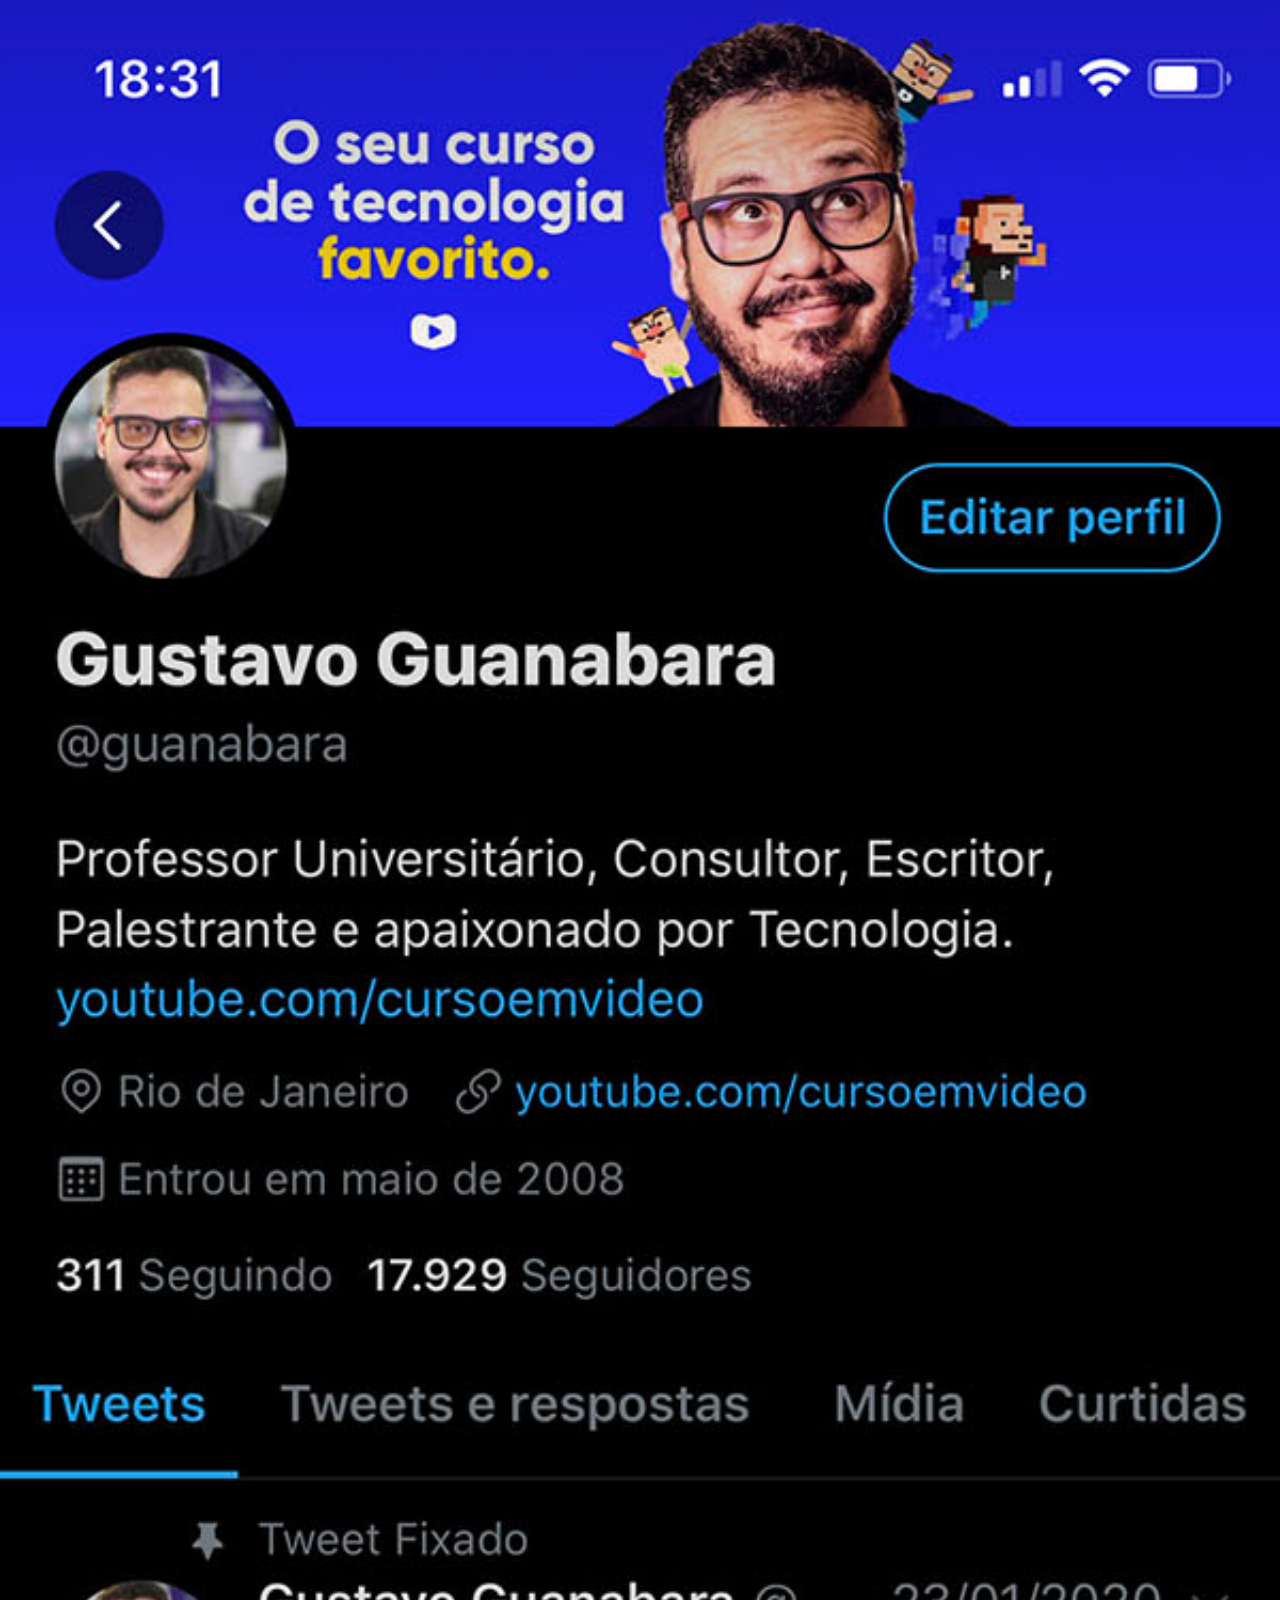
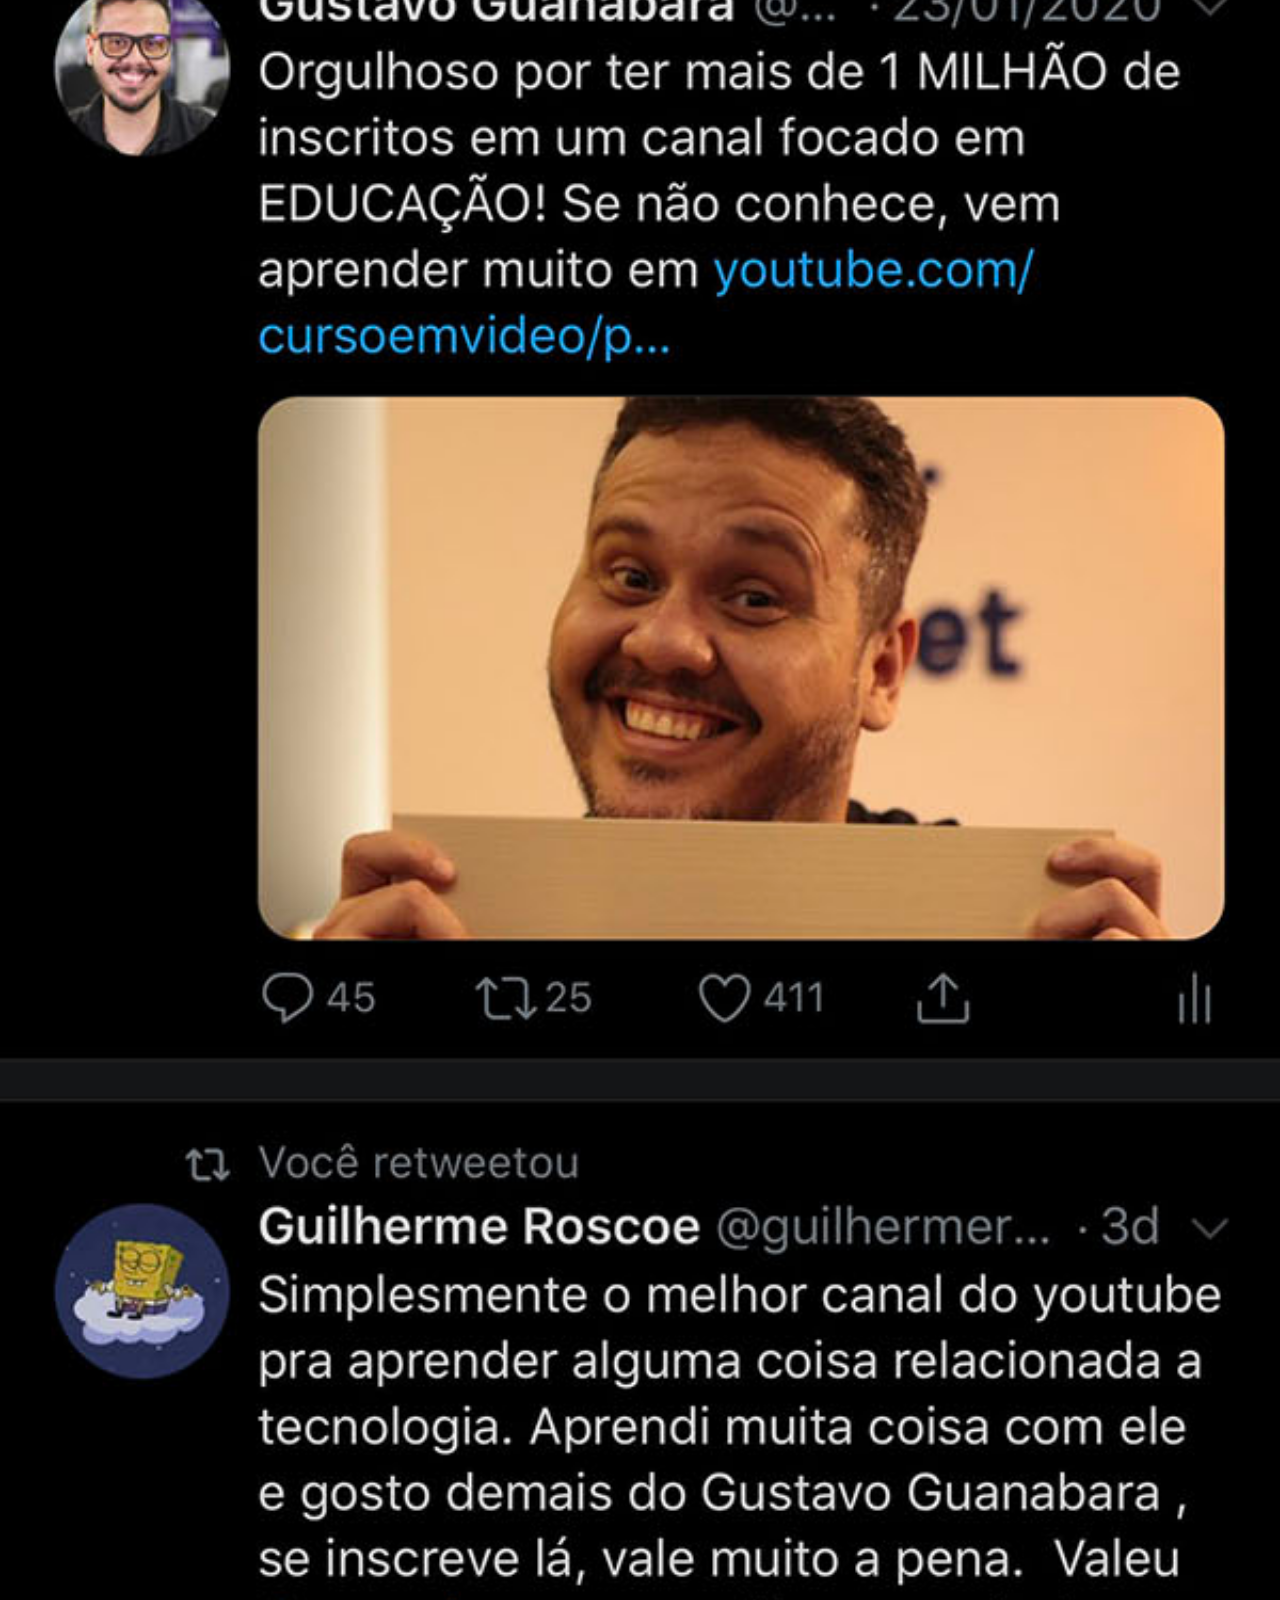
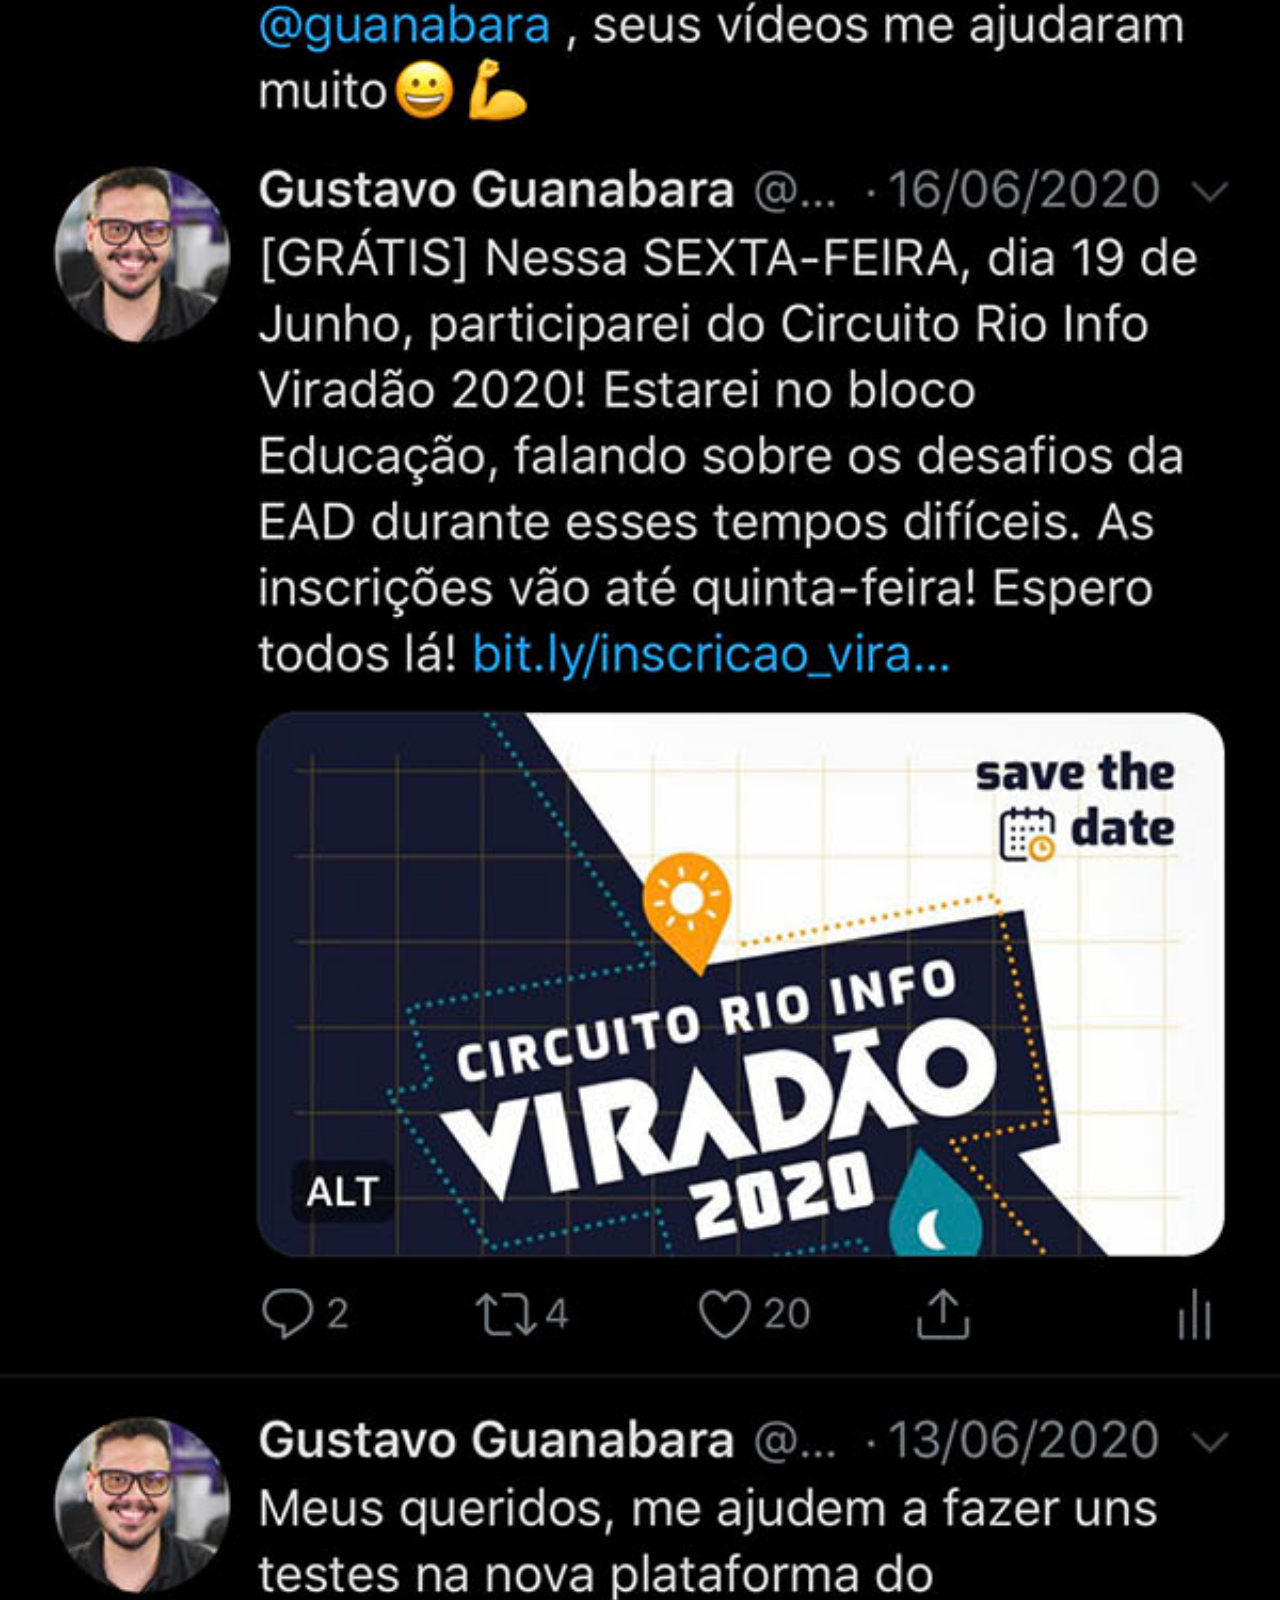
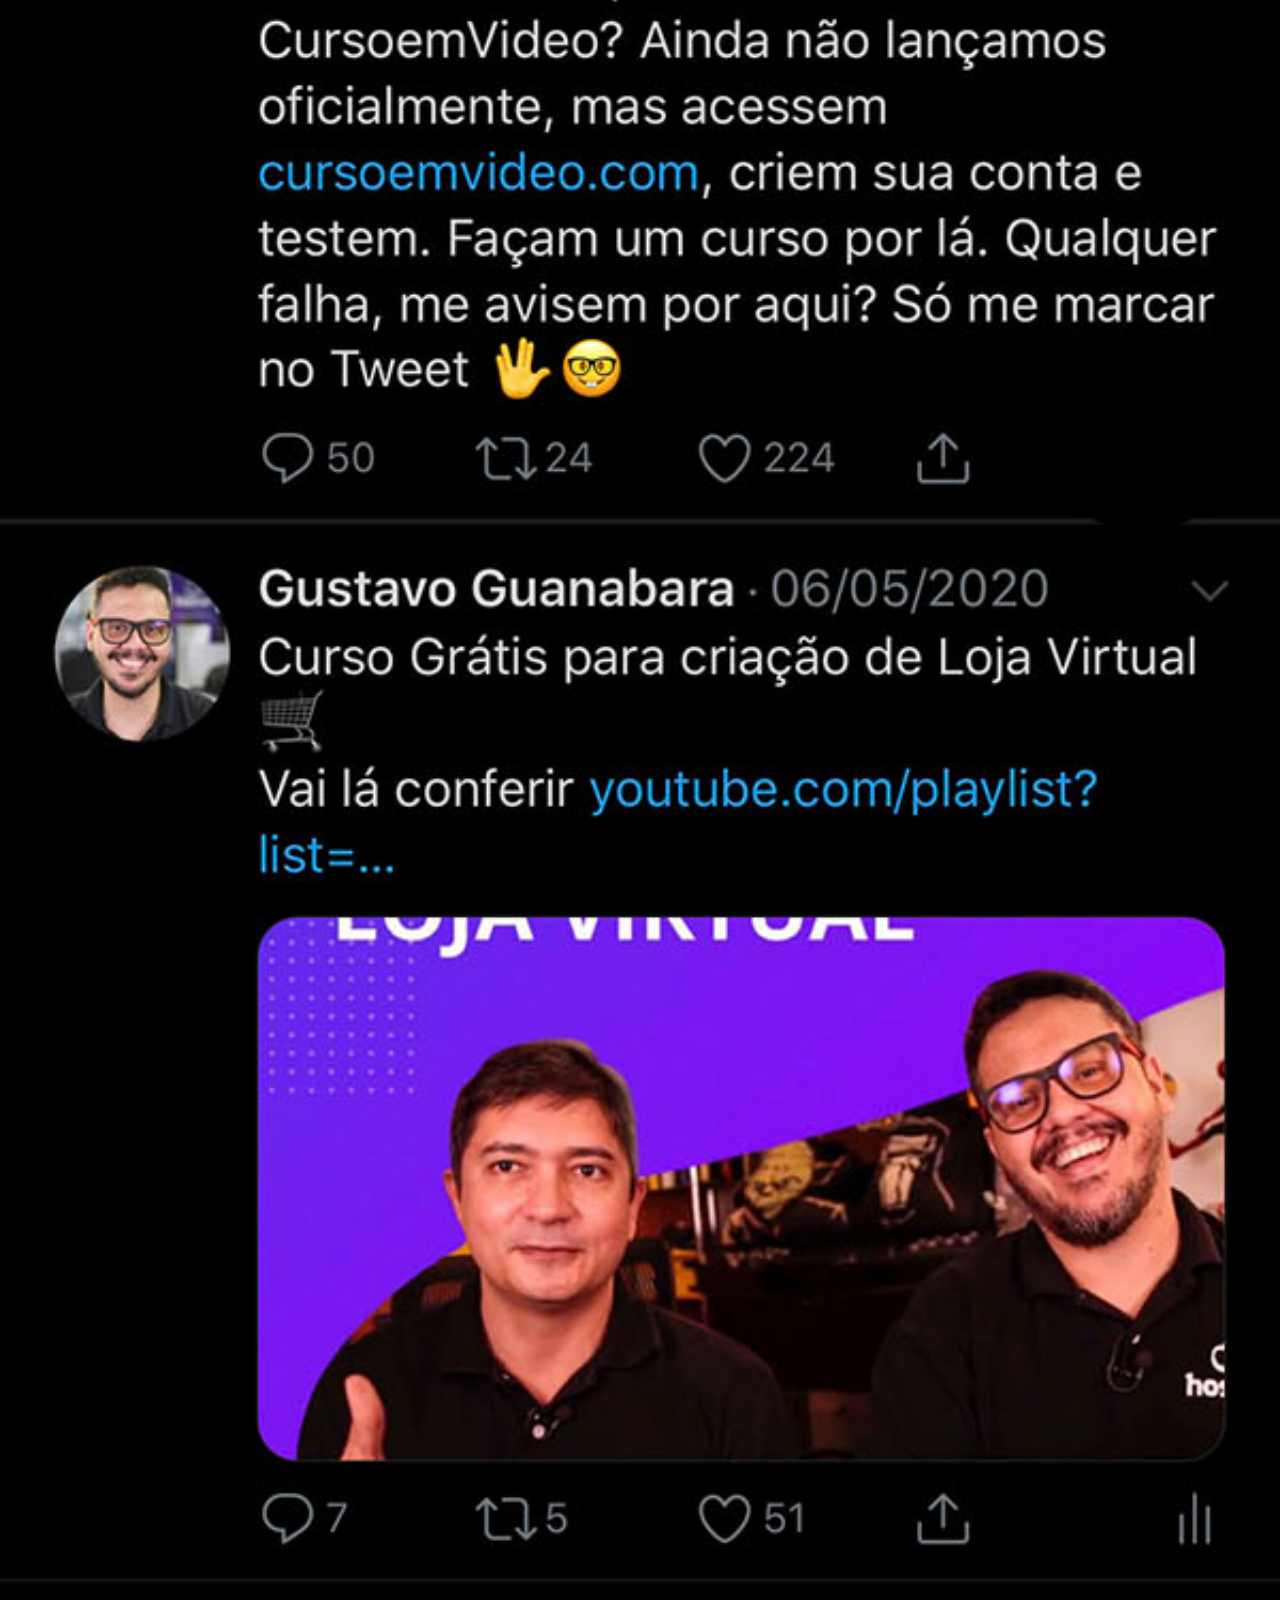
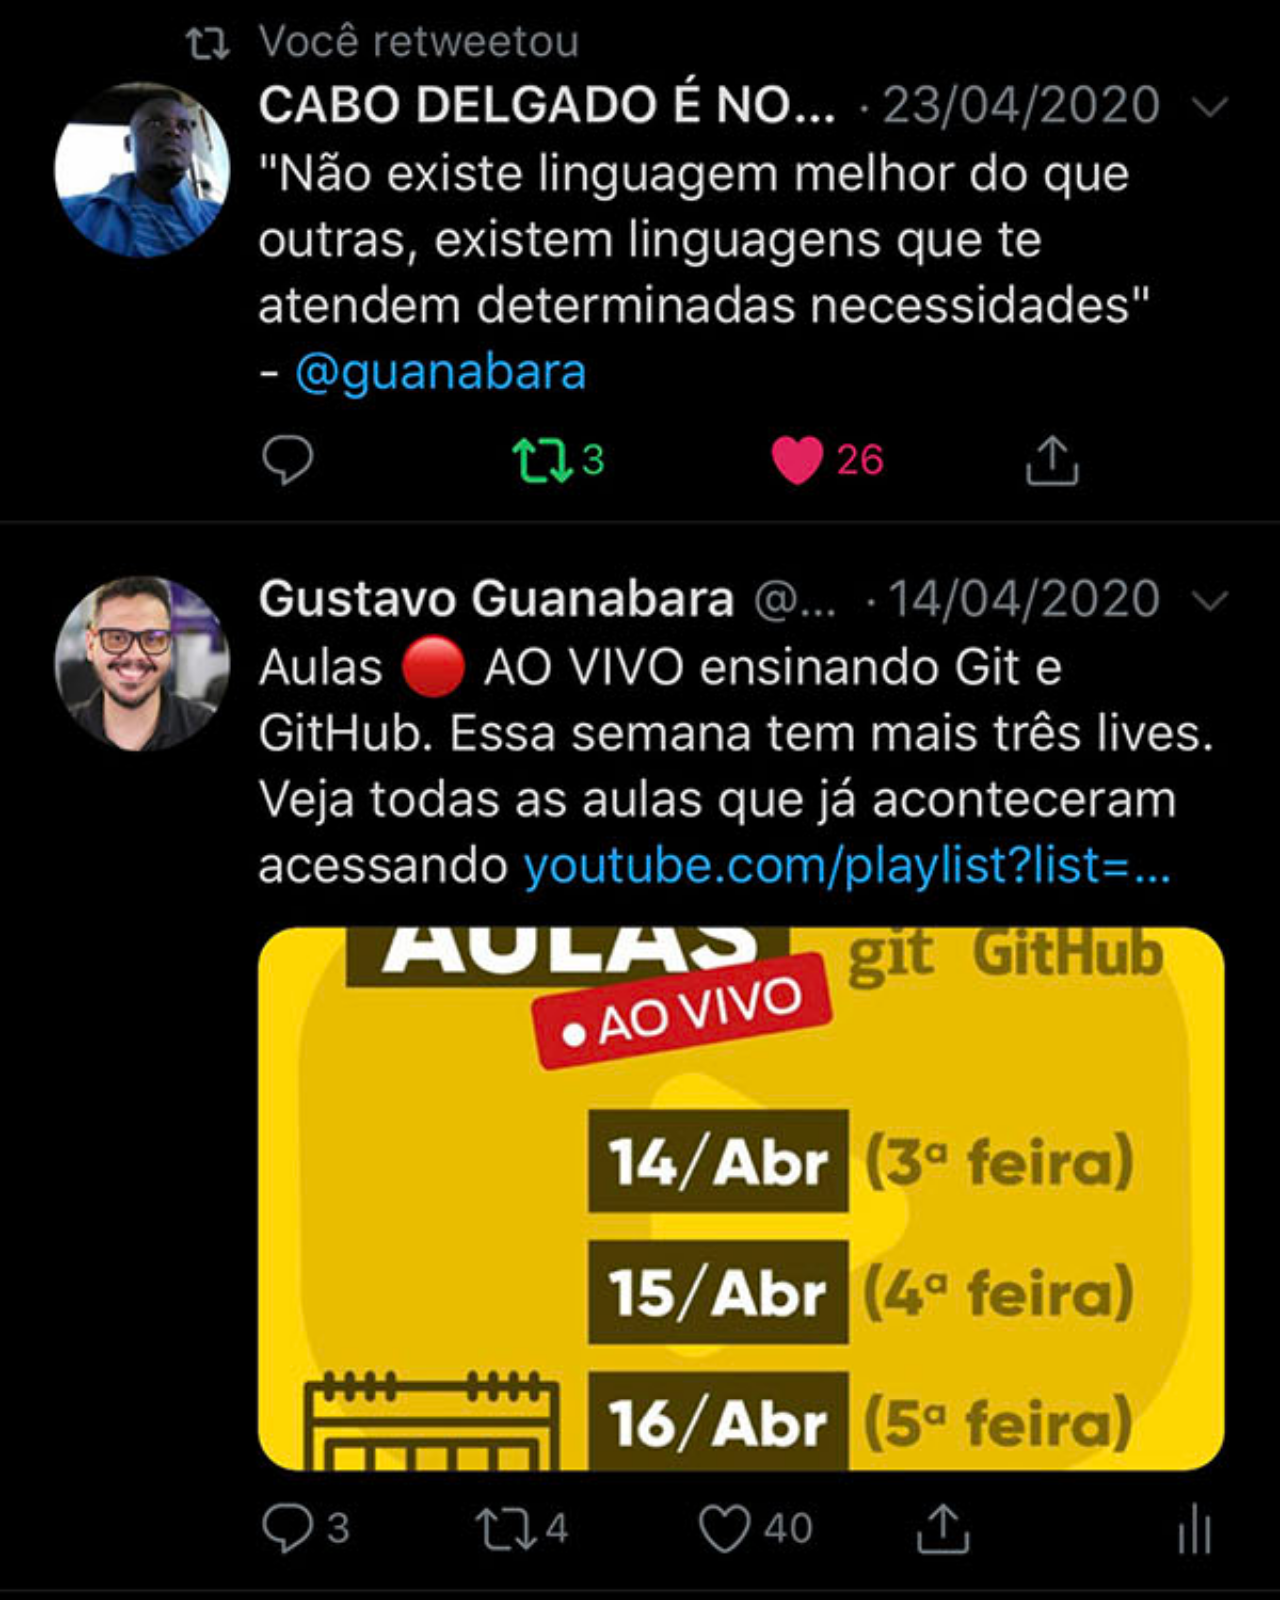
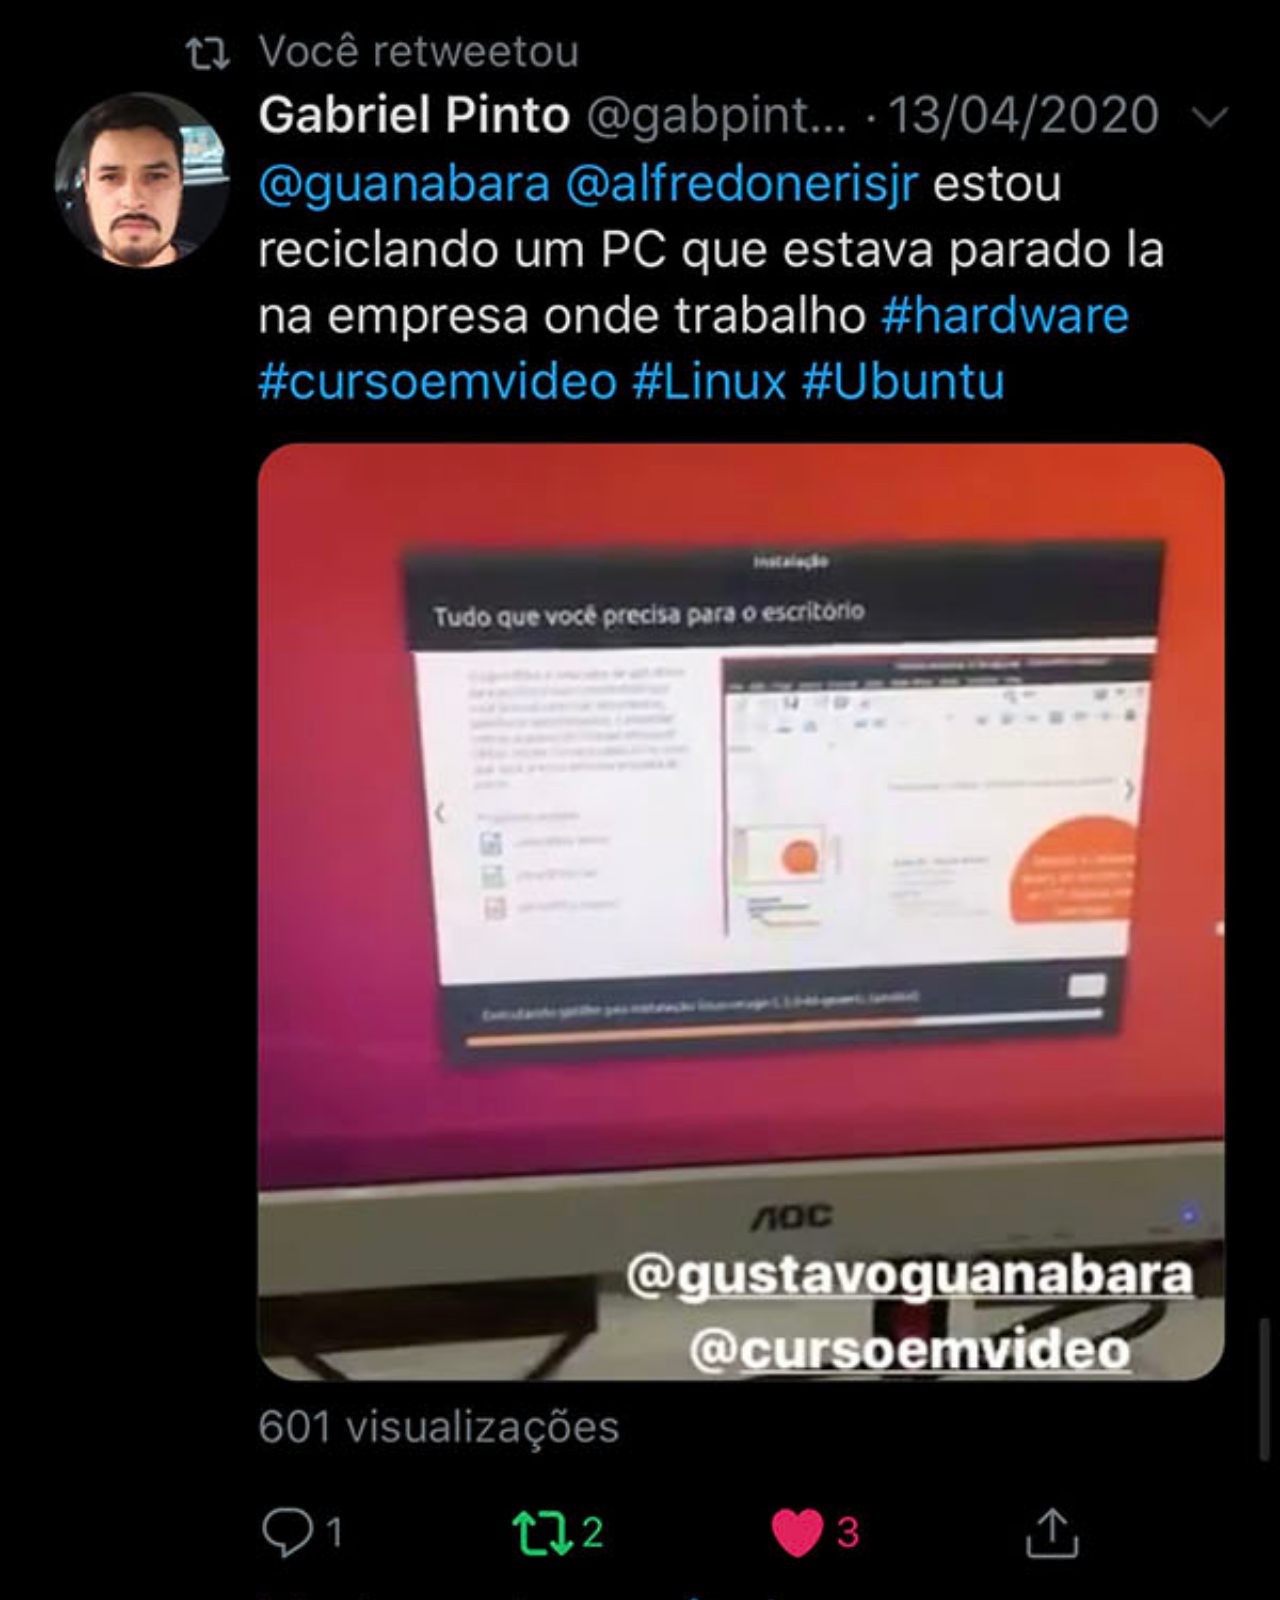
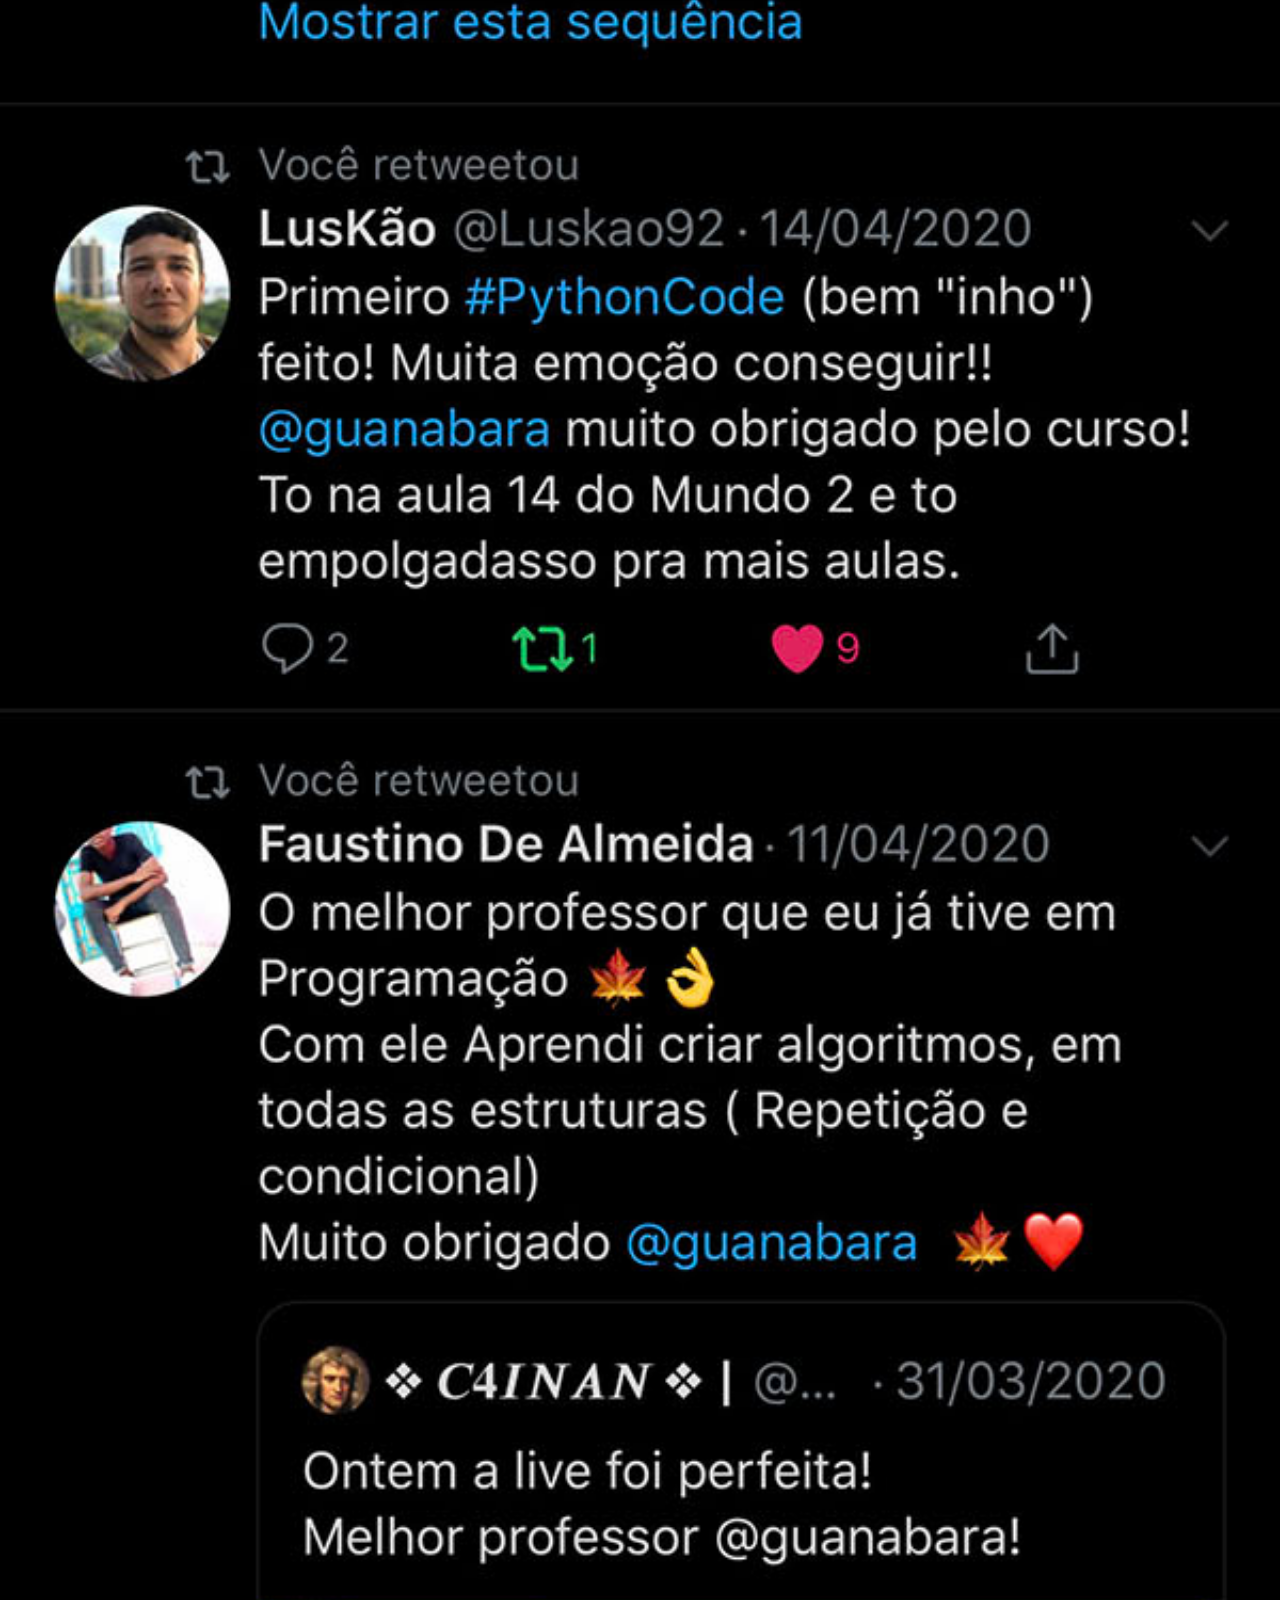
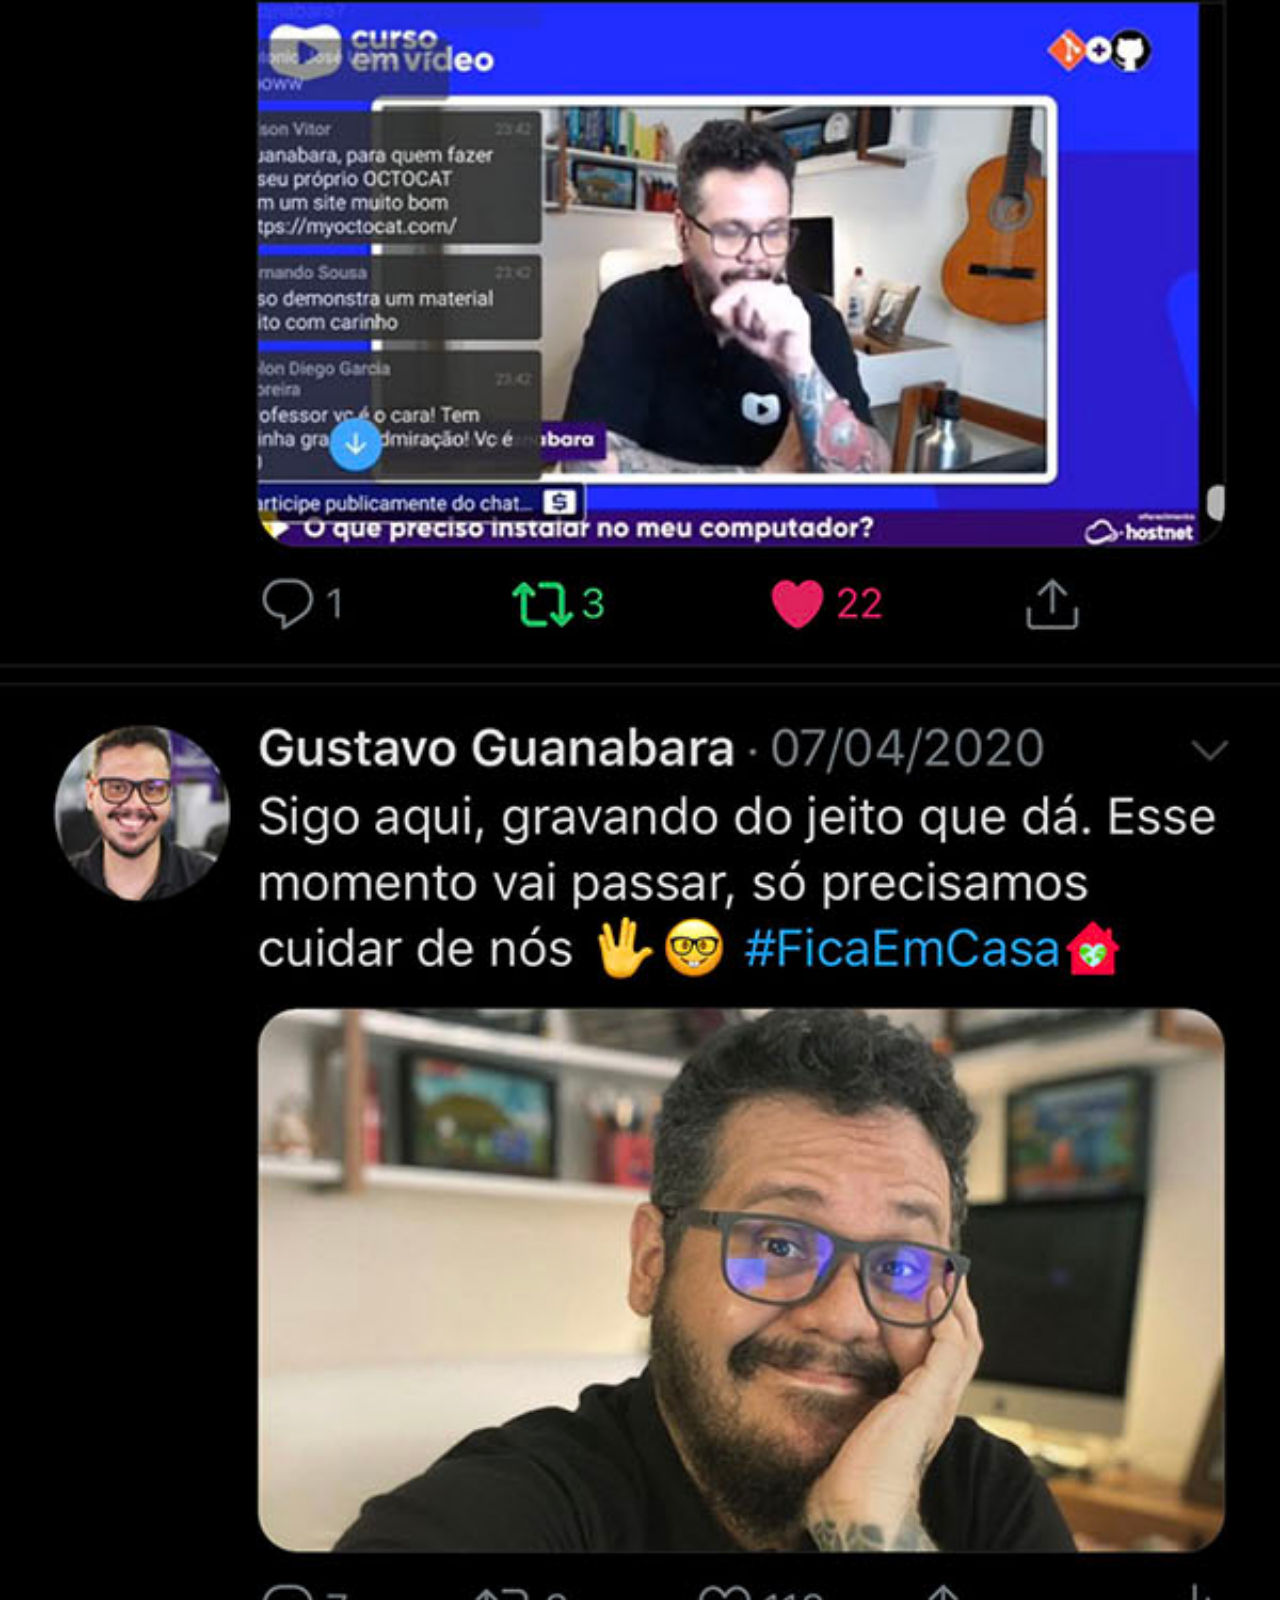
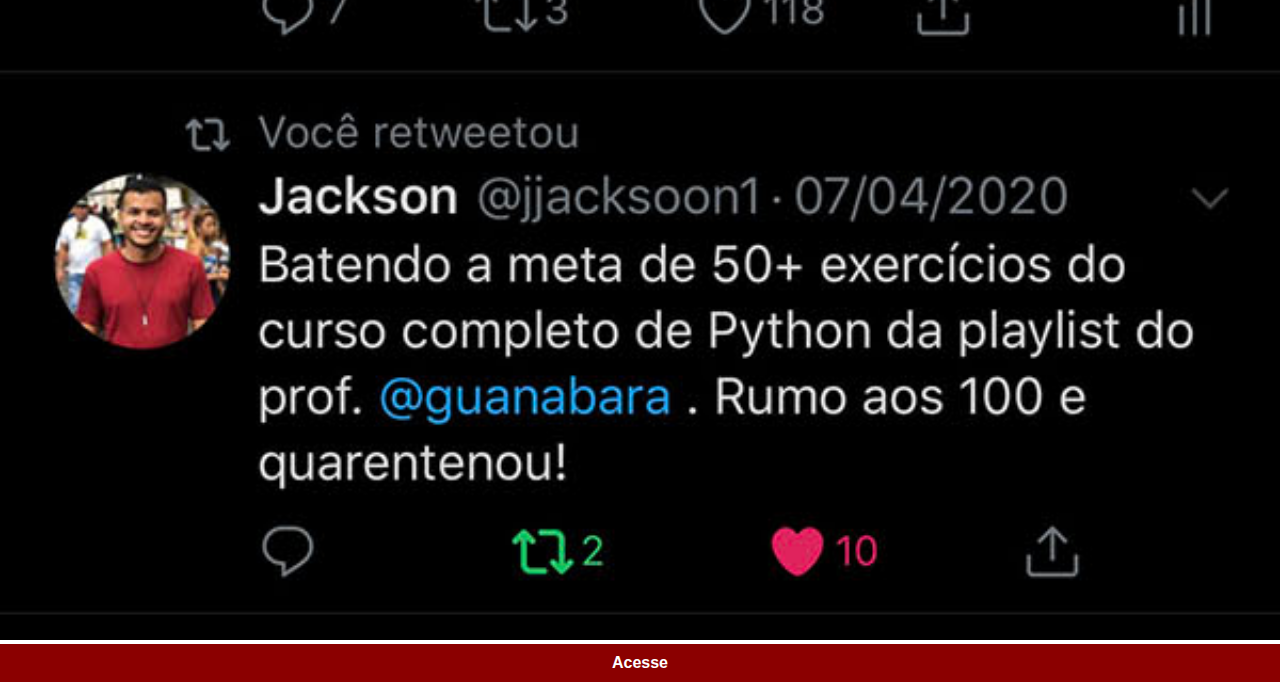
<file: twitter.html>
<!DOCTYPE html>
<html lang="pt-br">
<head>
    <meta charset="UTF-8">
    <meta http-equiv="X-UA-Compatible" content="IE=edge">
    <meta name="viewport" content="width=device-width, initial-scale=1.0">
    <title>Twitter</title>
    <link rel="stylesheet" href="estilos/social.css">
</head>
<body>
    <img src="imagens/tela-twitter.jpg" alt="YouTube">
    <a href="https://www.twitter.com" target="_blank">Acesse</a>
</body>
</html>
</file>
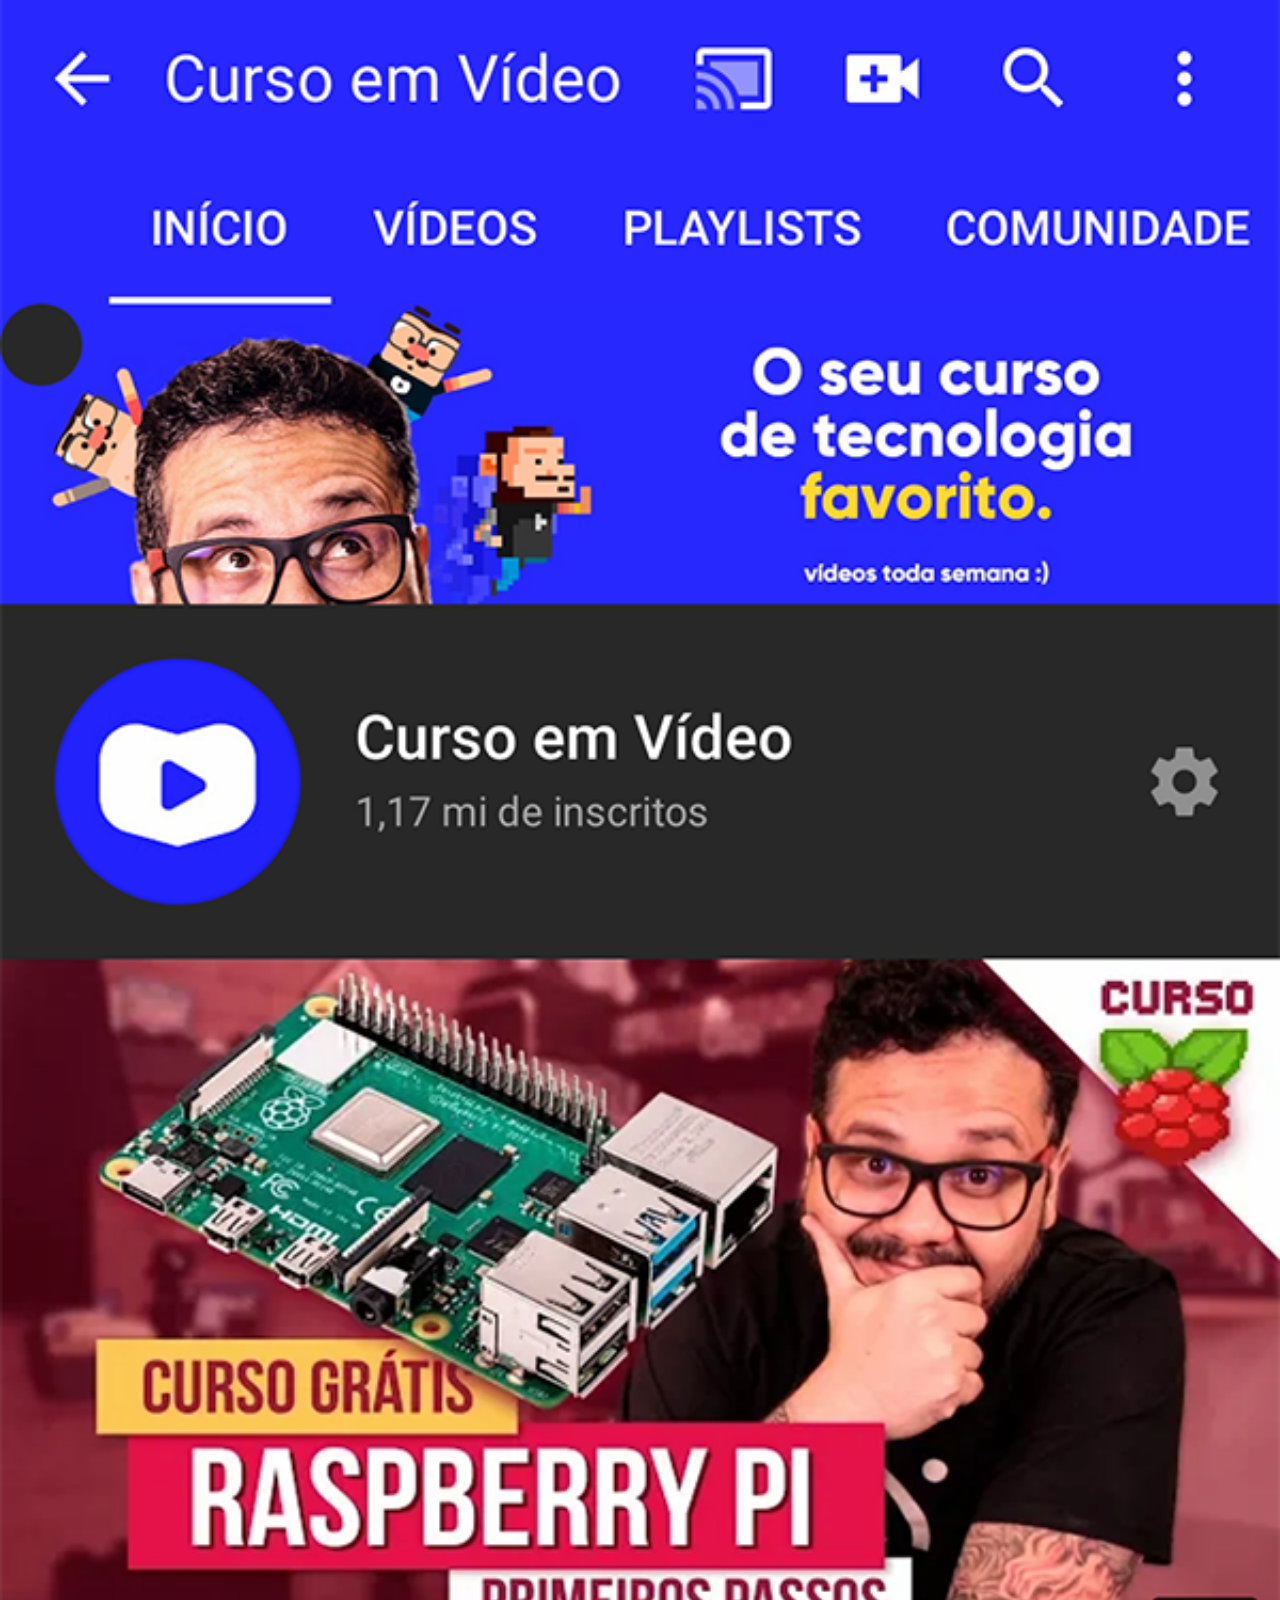
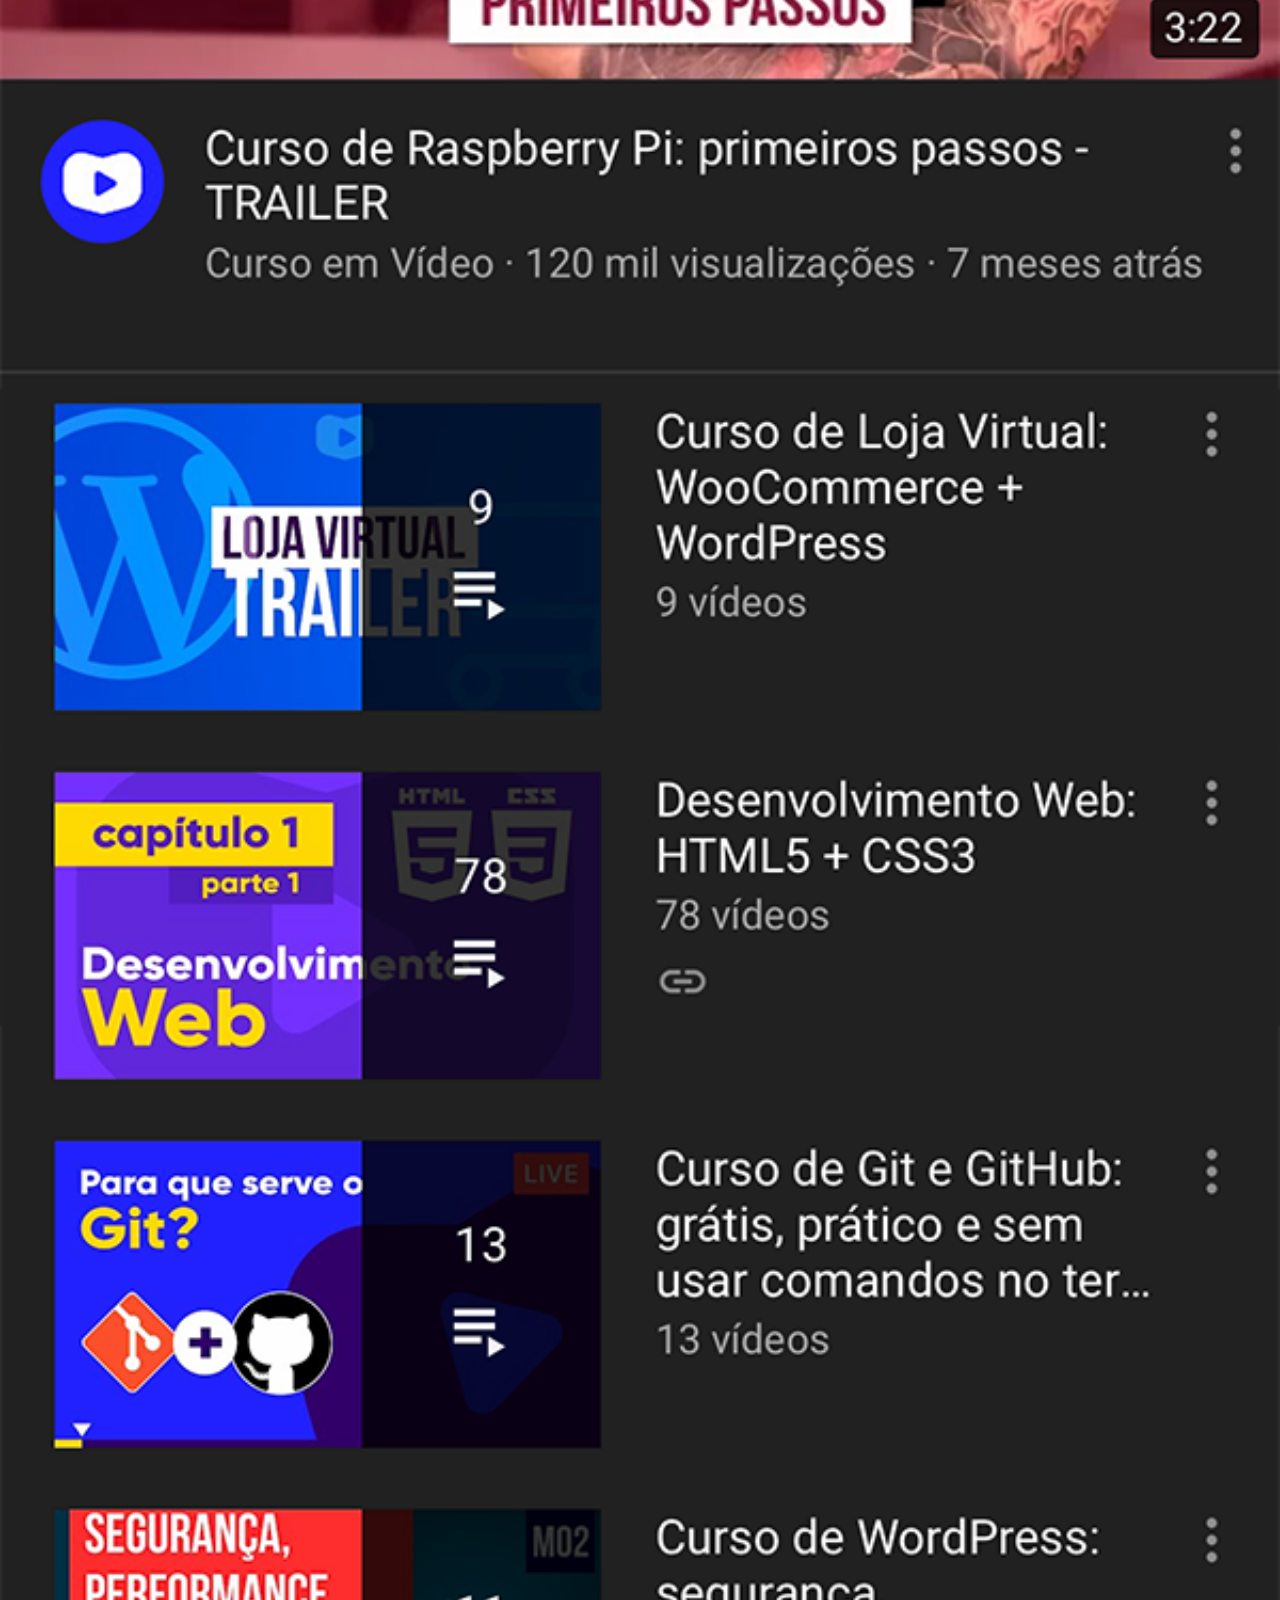
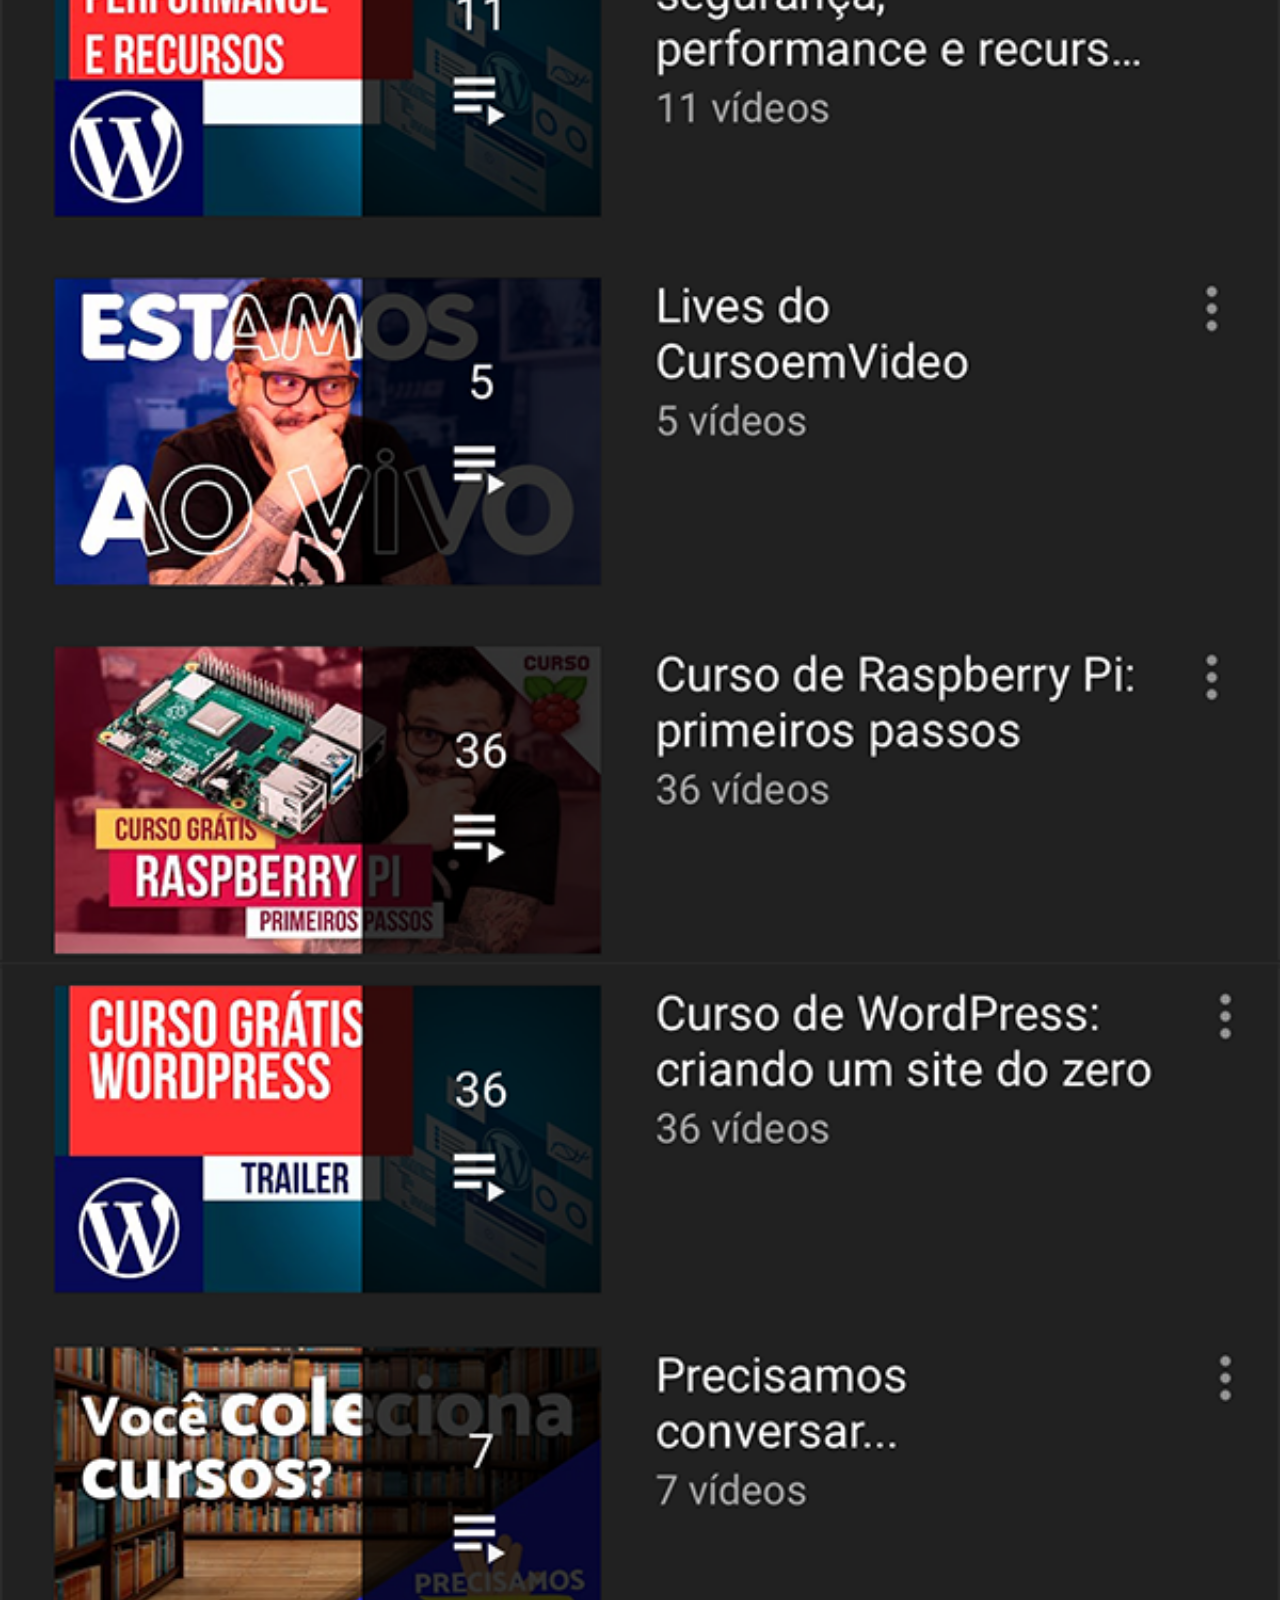
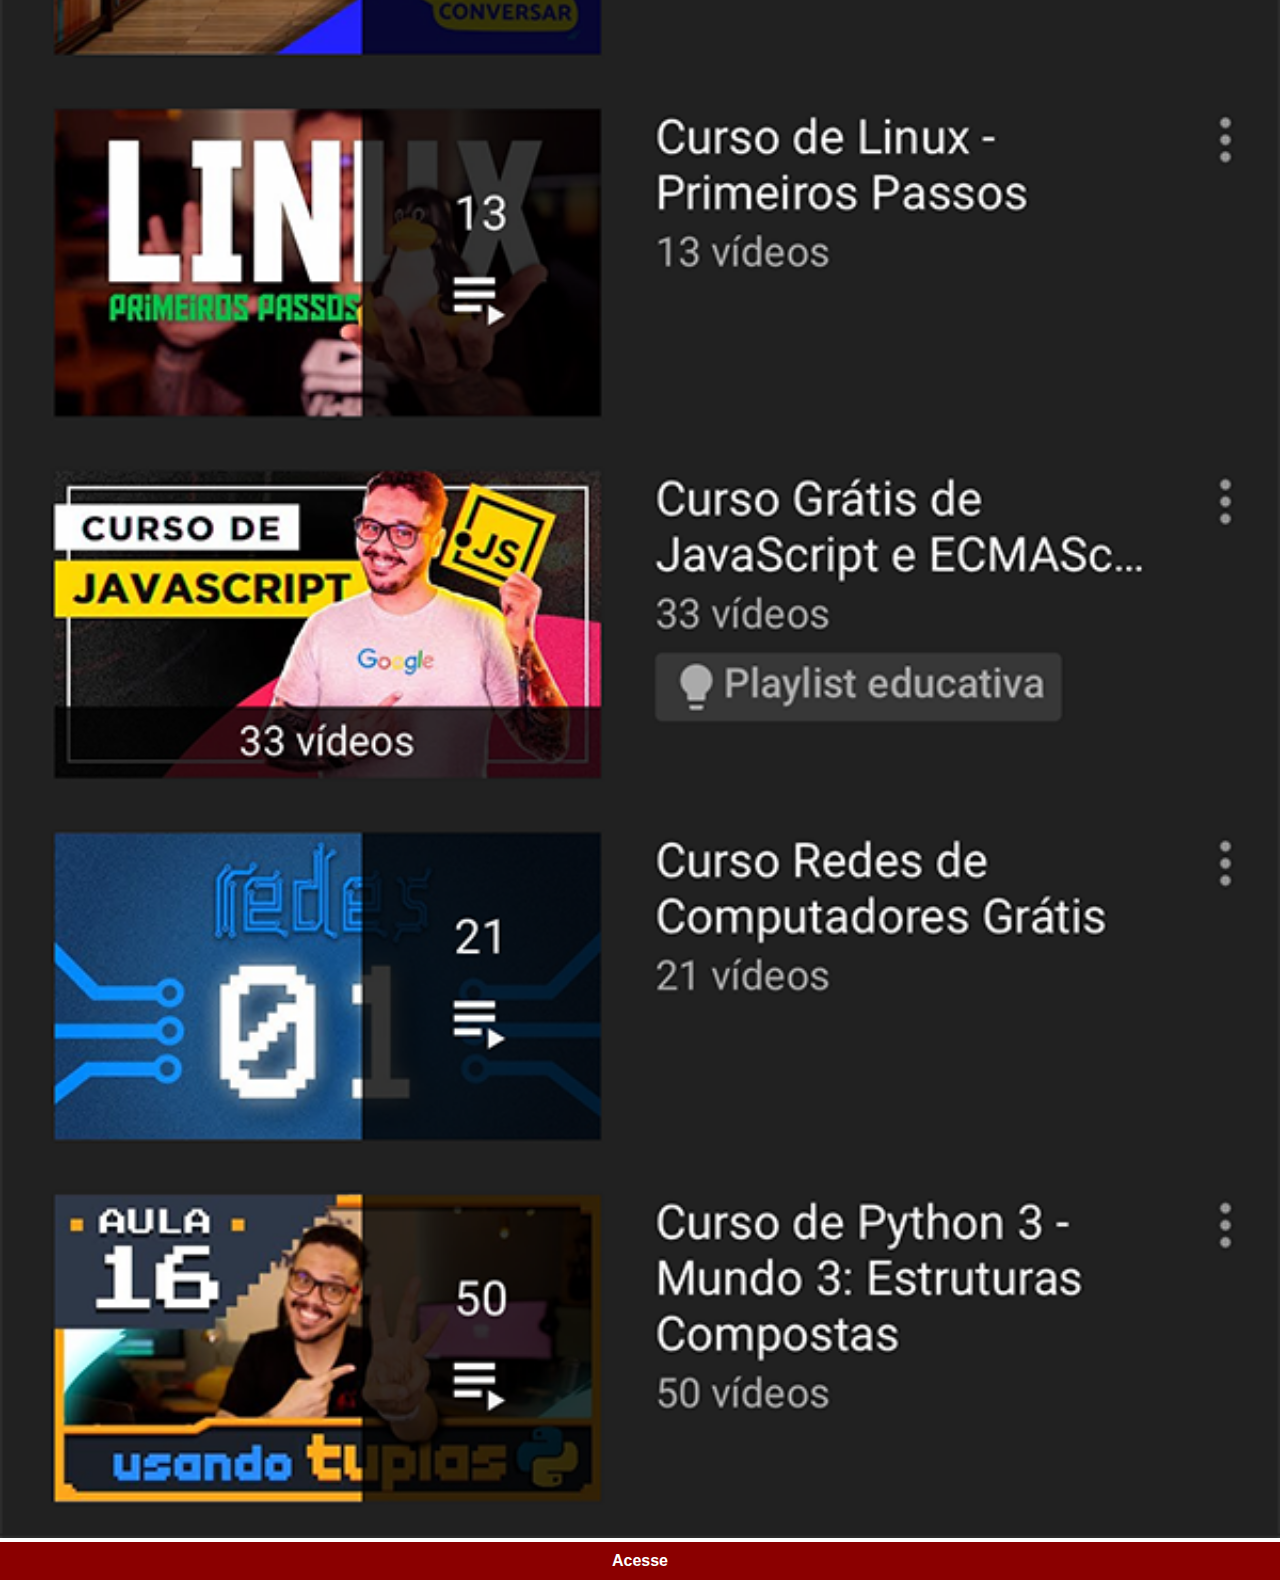
<file: youtube.html>
<!DOCTYPE html>
<html lang="pt-br">
<head>
    <meta charset="UTF-8">
    <meta http-equiv="X-UA-Compatible" content="IE=edge">
    <meta name="viewport" content="width=device-width, initial-scale=1.0">
    <title>Youtube</title>
    <link rel="stylesheet" href="estilos/social.css">
</head>
<body>
    <img src="imagens/tela-youtube.png" alt="YouTube">
    <a href="https://www.youtube.com" target="_blank">Acesse</a>
</body>
</html>
</file>
<file: estilos/style.css>
@charset "UTF-8";

* {
    margin: 0px;
    padding: 0px;
    font-family: Arial, Helvetica, sans-serif;
}

html, body {
    height: 100vh;
    width: 100vw;
    background-color: black;
}
body {
    background: url('../imagens/fundo-madeira.jpg') no-repeat top center;
    background-size: cover;
    background-attachment: fixed;
}
main {
    height: 90vh;
    position: relative;
}
section#telefone {
    height: 627px;
    width: 311px;
    position: absolute;
    top: 50%;
    left: 50%;
    transform: translate(-50%, -50%);
    background:  url('../imagens/frame-iphone.png') no-repeat;
}
iframe#tela {
    position: relative;
    top: 80px;
    left: 22px;
    width: 269px;
    height: 471px;

}
section#redes-sociais img {
    width: 50px;
    margin: 10px;
    border-radius: 50%;
    box-shadow: 2px 2px 5px rgba(0, 0, 0, 0.438);
    box-sizing: border-box;
}

section#redes-sociais {
text-align: right;
}

section#redes-sociais img:hover {
    border: 2px solid rgba(255, 255, 255, 0.521);
    transform: translate(-2px, -2px);
    box-shadow: 5px 5px 10px rgba(0, 0, 0, 0.397);
    transition: transform .3s, border .5s;
}
</file>
<file: estilos/social.css>
@charset "UTF-8";

* {
    margin: 0px;
    padding: 0px;
    font-family: Arial, Helvetica, sans-serif;
}

::-webkit-scrollbar {
    width: 0px;
    height: 0px;
}

img {
    width: 100vw
}

a {
    display: block;
    background-color: darkred;
    color: white;
    padding: 10px;
    text-align: center;
    font-weight: bolder;
    text-decoration: none;
}

a:hover {
    background-color: red;
}
</file>
